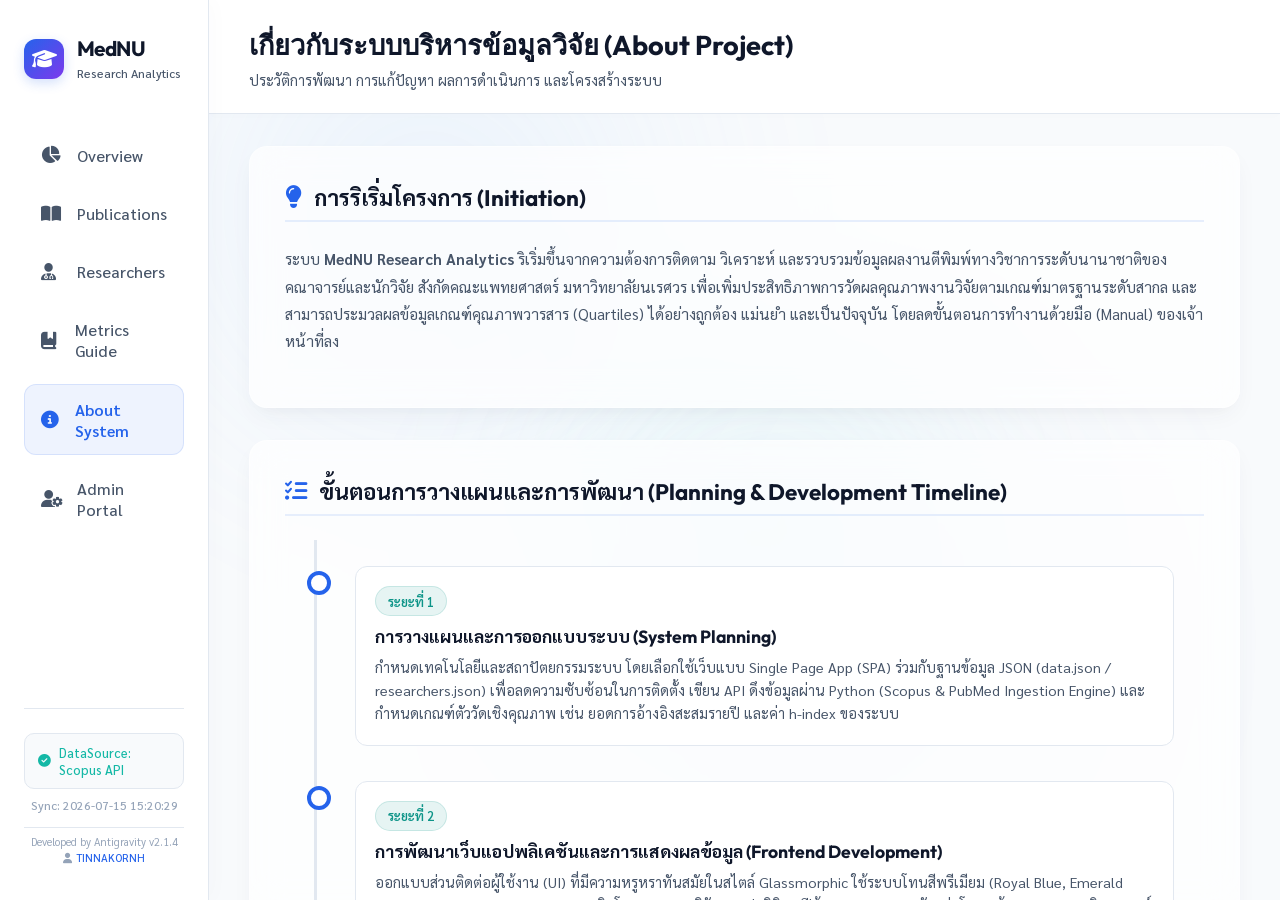
<file: about.html>
<!DOCTYPE html>
<html lang="th">
<head>
    <meta charset="UTF-8">
    <meta name="viewport" content="width=device-width, initial-scale=1.0">
    <title>เกี่ยวกับระบบ - MedNU Research Analytics</title>
    <!-- Google Fonts -->
    <link rel="preconnect" href="https://fonts.googleapis.com">
    <link rel="preconnect" href="https://fonts.gstatic.com" crossorigin>
    <link href="https://fonts.googleapis.com/css2?family=Inter:wght@300;400;500;600;700&family=Outfit:wght@400;500;600;700;800&family=Sarabun:wght@300;400;500;600;700&display=swap" rel="stylesheet">
    <!-- FontAwesome Icons -->
    <link rel="stylesheet" href="https://cdnjs.cloudflare.com/ajax/libs/font-awesome/6.4.0/css/all.min.css">
    <!-- Main CSS stylesheet -->
    <link rel="stylesheet" href="styles.css">
    <style>
        body {
            font-family: 'Sarabun', 'Inter', sans-serif;
        }
        .about-card {
            background: rgba(255, 255, 255, 0.7);
            backdrop-filter: blur(16px);
            -webkit-backdrop-filter: blur(16px);
            border: 1px solid rgba(255, 255, 255, 0.4);
            border-radius: 18px;
            padding: 2.2rem;
            margin-bottom: 2rem;
            box-shadow: var(--shadow-soft);
        }
        .about-section-title {
            font-family: 'Outfit', 'Sarabun', sans-serif;
            font-size: 1.4rem;
            font-weight: 700;
            color: var(--text-primary);
            margin-bottom: 1.5rem;
            display: flex;
            align-items: center;
            gap: 0.75rem;
            border-bottom: 2.5px solid var(--accent-blue-glow);
            padding-bottom: 0.5rem;
        }
        .about-section-title i {
            color: var(--accent-blue);
        }
        .timeline {
            position: relative;
            max-width: 1200px;
            margin: 0 auto;
            padding: 1rem 0;
        }
        .timeline::after {
            content: '';
            position: absolute;
            width: 3px;
            background-color: var(--border-color);
            top: 0;
            bottom: 0;
            left: 30px;
            margin-left: -1.5px;
        }
        .timeline-item {
            padding: 10px 30px 25px 70px;
            position: relative;
            background-color: inherit;
            width: 100%;
        }
        .timeline-item::after {
            content: '';
            position: absolute;
            width: 16px;
            height: 16px;
            left: 22px;
            background-color: #ffffff;
            border: 4px solid var(--accent-blue);
            top: 15px;
            border-radius: 50%;
            z-index: 1;
            transition: all 0.2s ease;
        }
        .timeline-item:hover::after {
            transform: scale(1.2);
            background-color: var(--accent-blue);
        }
        .timeline-content {
            padding: 1.2rem;
            background: #ffffff;
            position: relative;
            border-radius: 12px;
            border: 1px solid var(--border-color);
            box-shadow: var(--shadow-sm);
        }
        .timeline-content h3 {
            font-family: 'Outfit', 'Sarabun', sans-serif;
            font-size: 1.1rem;
            font-weight: 700;
            margin-bottom: 0.5rem;
            color: var(--text-primary);
        }
        .timeline-content p {
            font-size: 0.9rem;
            color: var(--text-secondary);
            line-height: 1.6;
        }
        /* Sitemap Visual Style */
        .sitemap-grid {
            display: grid;
            grid-template-columns: repeat(auto-fit, minmax(220px, 1fr));
            gap: 1.5rem;
            margin-top: 1.5rem;
        }
        .sitemap-node {
            background: #ffffff;
            border: 1.5px solid var(--border-color);
            border-radius: 14px;
            padding: 1.5rem;
            text-align: center;
            transition: all 0.2s ease;
            cursor: pointer;
            text-decoration: none;
            display: block;
        }
        .sitemap-node:hover {
            transform: translateY(-3px);
            border-color: var(--accent-blue);
            box-shadow: var(--shadow-hover);
        }
        .sitemap-node i {
            font-size: 2.2rem;
            margin-bottom: 1rem;
            background: linear-gradient(135deg, var(--accent-blue), var(--accent-purple));
            -webkit-background-clip: text;
            -webkit-text-fill-color: transparent;
        }
        .sitemap-node h4 {
            font-family: 'Outfit', 'Sarabun', sans-serif;
            font-size: 1.05rem;
            font-weight: 700;
            color: var(--text-primary);
            margin-bottom: 0.5rem;
        }
        .sitemap-node p {
            font-size: 0.8rem;
            color: var(--text-secondary);
            line-height: 1.4;
        }
        .sitemap-connector {
            display: flex;
            align-items: center;
            justify-content: center;
            color: var(--text-muted);
            font-size: 1.5rem;
        }
        /* Status badge */
        .status-badge-custom {
            display: inline-flex;
            align-items: center;
            gap: 0.4rem;
            padding: 0.35rem 0.75rem;
            border-radius: 20px;
            font-size: 0.8rem;
            font-weight: 600;
            background: rgba(13, 148, 136, 0.1);
            color: var(--accent-teal);
            border: 1px solid rgba(13, 148, 136, 0.15);
        }
        .badge-purple {
            background: rgba(124, 58, 237, 0.1);
            color: var(--accent-purple);
            border: 1px solid rgba(124, 58, 237, 0.15);
        }
        /* Bullet Lists spacing */
        .thai-list {
            margin-left: 1.2rem;
            font-size: 0.9rem;
            color: var(--text-secondary);
            line-height: 1.7;
        }
        .thai-list li {
            margin-bottom: 0.4rem;
        }
    </style>
</head>
<body>
    <div class="glass-bg-blobs">
        <div class="blob blob-1"></div>
        <div class="blob blob-2"></div>
        <div class="blob blob-3"></div>
    </div>

    <div class="app-container">
        <!-- Sidebar Navigation -->
        <aside class="sidebar">
            <div class="sidebar-header">
                <div class="logo-icon">
                    <i class="fa-solid fa-graduation-cap"></i>
                </div>
                <div class="logo-text">
                    <h2>MedNU</h2>
                    <span>Research Analytics</span>
                </div>
            </div>
            
            <nav class="sidebar-nav">
                <a href="index.html" class="nav-item">
                    <i class="fa-solid fa-chart-pie"></i>
                    <span>Overview</span>
                </a>
                <a href="index.html#publications" class="nav-item">
                    <i class="fa-solid fa-book-open"></i>
                    <span>Publications</span>
                </a>
                <a href="index.html#authors" class="nav-item">
                    <i class="fa-solid fa-user-doctor"></i>
                    <span>Researchers</span>
                </a>
                <a href="glossary.html" class="nav-item">
                    <i class="fa-solid fa-book-bookmark"></i>
                    <span>Metrics Guide</span>
                </a>
                <a href="about.html" class="nav-item active">
                    <i class="fa-solid fa-circle-info"></i>
                    <span>About System</span>
                </a>
                <a href="admin.html" class="nav-item">
                    <i class="fa-solid fa-user-gear"></i>
                    <span>Admin Portal</span>
                </a>
            </nav>

            <div class="sidebar-footer">
                <div class="datasource-badge" id="data-source-badge" style="color: #14b8a6; background: #f8fafc; border: 1px solid var(--border-color);">
                    <i class="fa-solid fa-circle-check"></i>
                    <span>DataSource: Scopus API</span>
                </div>
                <div class="updated-time" id="retrieved-at">
                    Sync: 2026-06-24 15:45:33
                </div>
                <div class="app-footnote" style="font-size: 0.68rem; color: var(--text-muted); text-align: center; margin-top: 0.4rem; line-height: 1.4; border-top: 1px solid var(--border-color); padding-top: 0.4rem; width: 100%;">
                    Developed by Antigravity v2.1.4<br><i class="fa-solid fa-user" style="font-size: 0.65rem; margin-right: 0.2rem; color: var(--text-muted);"></i><a href="mailto:tinnakornh@gmail.com" style="color: var(--accent-blue); text-decoration: none; font-weight: 500;">TINNAKORNH</a>
                </div>
            </div>
        </aside>

        <!-- Main Content Area -->
        <main class="main-content">
            <!-- Header -->
            <header class="content-header">
                <div class="header-title">
                    <h1>เกี่ยวกับระบบบริหารข้อมูลวิจัย (About Project)</h1>
                    <p>ประวัติการพัฒนา การแก้ปัญหา ผลการดำเนินการ และโครงสร้างระบบ</p>
                </div>
            </header>

            <!-- Scrollable Content Area -->
            <div class="dashboard-scroll-area">
                
                <!-- Section 1: Overview & Initiation -->
                <div class="about-card">
                    <div class="about-section-title">
                        <i class="fa-solid fa-lightbulb"></i>
                        <span>การริเริ่มโครงการ (Initiation)</span>
                    </div>
                    <p style="font-size: 0.95rem; color: var(--text-secondary); line-height: 1.8; margin-bottom: 1rem;">
                        ระบบ <strong>MedNU Research Analytics</strong> ริเริ่มขึ้นจากความต้องการติดตาม วิเคราะห์ และรวบรวมข้อมูลผลงานตีพิมพ์ทางวิชาการระดับนานาชาติของคณาจารย์และนักวิจัย สังกัดคณะแพทยศาสตร์ มหาวิทยาลัยนเรศวร เพื่อเพิ่มประสิทธิภาพการวัดผลคุณภาพงานวิจัยตามเกณฑ์มาตรฐานระดับสากล และสามารถประมวลผลข้อมูลเกณฑ์คุณภาพวารสาร (Quartiles) ได้อย่างถูกต้อง แม่นยำ และเป็นปัจจุบัน โดยลดขั้นตอนการทำงานด้วยมือ (Manual) ของเจ้าหน้าที่ลง
                    </p>
                </div>

                <!-- Section 2: Timeline of Project (Planning & Development) -->
                <div class="about-card">
                    <div class="about-section-title">
                        <i class="fa-solid fa-list-check"></i>
                        <span>ขั้นตอนการวางแผนและการพัฒนา (Planning & Development Timeline)</span>
                    </div>
                    
                    <div class="timeline">
                        <div class="timeline-item">
                            <div class="timeline-content">
                                <span class="status-badge-custom">ระยะที่ 1</span>
                                <h3 style="margin-top: 0.5rem;">การวางแผนและการออกแบบระบบ (System Planning)</h3>
                                <p>กำหนดเทคโนโลยีและสถาปัตยกรรมระบบ โดยเลือกใช้เว็บแบบ Single Page App (SPA) ร่วมกับฐานข้อมูล JSON (data.json / researchers.json) เพื่อลดความซับซ้อนในการติดตั้ง เขียน API ดึงข้อมูลผ่าน Python (Scopus & PubMed Ingestion Engine) และกำหนดเกณฑ์ตัววัดเชิงคุณภาพ เช่น ยอดการอ้างอิงสะสมรายปี และค่า h-index ของระบบ</p>
                            </div>
                        </div>

                        <div class="timeline-item">
                            <div class="timeline-content">
                                <span class="status-badge-custom">ระยะที่ 2</span>
                                <h3 style="margin-top: 0.5rem;">การพัฒนาเว็บแอปพลิเคชันและการแสดงผลข้อมูล (Frontend Development)</h3>
                                <p>ออกแบบส่วนติดต่อผู้ใช้งาน (UI) ที่มีความหรูหราทันสมัยในสไตล์ Glassmorphic ใช้ระบบโทนสีพรีเมียม (Royal Blue, Emerald Teal, Soft Indigo) แสดงผล KPI การเติบโตของผลงานวิจัย กราฟสถิติรายปีด้วย Chart.js และจัดกลุ่มโครงสร้างแผนก/สาขาวิชาแพทย์ได้อย่างสมบูรณ์แบบ</p>
                            </div>
                        </div>

                        <div class="timeline-item">
                            <div class="timeline-content">
                                <span class="status-badge-custom">ระยะที่ 3</span>
                                <h3 style="margin-top: 0.5rem;">การเชื่อมโยงระบบจัดการข้อมูลแบบ On-Demand (Admin Portal Sync)</h3>
                                <p>พัฒนาชุดควบคุม Admin Portal ที่สามารถจัดการรายชื่อนักวิจัย (Add/Edit/Delete Researchers) และเพิ่มฟีเจอร์กรอกข้อมูลบรรณานุกรมสำหรับบทความวิจัยที่ตกหล่น (เช่น Volume, Issue, Pages) พร้อมทั้งระบบการแปลง/บันทึกไฟล์สถิติในรูปแบบ Excel (CSV)</p>
                            </div>
                        </div>
                    </div>
                </div>

                <!-- Section 3: Troubleshooting -->
                <div class="about-card">
                    <div class="about-section-title">
                        <i class="fa-solid fa-screwdriver-wrench"></i>
                        <span>การแก้ไขปัญหาสำคัญในระหว่างพัฒนา (Troubleshooting)</span>
                    </div>
                    <ul class="thai-list">
                        <li><strong>ปัญหาข้อมูล Quartiles ไม่สลับตาม Selector:</strong> ได้รับการแก้ไขโดยการแยกฟิลด์เก็บข้อมูล Quartiles แยกขาดจากกันในฐานข้อมูล JSON สำหรับวารสารทั้งสองรูปแบบ (`quartile_scopus` และ `quartile_scimago`) ทำให้ฝั่งเบราว์เซอร์สามารถดึงค่าเพื่อแสดงสถิติและเครื่องหมายติ๊กถูกได้สอดคล้องตามตัวเลือกอย่างสมบูรณ์แบบ</li>
                        <li><strong>ปัญหาตาราง Matrix รายงานล้นขอบจอ:</strong> แก้ไขโดยการใช้หลักการเขียนบรรณานุกรมมาตรฐาน โดยการยุบข้อมูล Volume, Issue, Art No., และ Pages เข้าไปไว้ในคอลัมน์ Source Title รวมถึงกรองให้แสดงผลเฉพาะ First Author และ Corresponding Author ช่วยลดความกว้างของตารางและแสดงผลได้อย่างเหมาะสม พร้อมระบบจัดระเบียบ CSS แบบ Scroll wrapper</li>
                        <li><strong>ปัญหาข้อจำกัด API Key ภายนอกเน็ตเวิร์กมหาวิทยาลัย:</strong> เนื่องจาก Scopus API จะจำกัดสิทธิ์การขอข้อมูลหากดึงจากภายนอกไอพีมหาวิทยาลัย จึงได้จำกัดสิทธิ์การอัปเดตข้อมูล (Sync) ให้ทำได้เฉพาะในส่วน of Admin Portal เพื่อให้ผู้ดูแลระบบที่เชื่อมต่อ NU Network หรือต่อ NU VPN เท่านั้นเป็นคนสั่งการดึงข้อมูล ส่วนหน้า Dashboard บุคคลทั่วไปได้เปลี่ยนปุ่มให้ทำหน้าที่รีเฟรชหน้าจอ (UI Refresh) แทน เพื่อความปลอดภัยของข้อมูลและรักษาความสมบูรณ์ 100% ของข้อมูลระบบ</li>
                        <li><strong>การรักษาความปลอดภัยของบัญชีผู้ใช้ใน Footnote:</strong> ทำการถอนข้อความระบุชื่อบัญชีตรงๆ (Account:) ออกเพื่อความปลอดภัยจากการอ่านข้อมูลหน้าจอ และทดแทนด้วยไอคอนสัญลักษณ์ระบุตัวตนบุคคลเพื่อความเป็นระเบียบและเป็นสากล</li>
                        <li><strong>การกรองรายชื่ออาจารย์และบทความวิจัยนอกสังกัด:</strong> ทำการตรวจสอบความถูกต้องของการสังกัดสถาบัน และนำรายชื่อนักวิจัยที่ไม่ได้สังกัดคณะแพทยศาสตร์ มน. จำนวน 29 ท่านออกอย่างเป็นระบบ พร้อมทั้งกรองบทความวิจัยที่เกี่ยวข้องของกลุ่มนี้ออกจำนวน 378 รายการ เพื่อไม่ให้ยอดสถิติปะปนกับเกณฑ์ของคณะแพทยศาสตร์จริง</li>
                        <li><strong>การคัดกรองอาจารย์พ้นสภาพ/ลาออก (Resigned/Inactive Filter):</strong> พัฒนาระบบคัดกรองอาจารย์แพทย์ที่ย้ายสังกัดหรือเกษียณอายุการทำงานให้อยู่ในสถานะ "Resigned" โดยรายชื่อจะถูกซ่อนออกจากหน้ารวมคณาจารย์แพทย์ปัจจุบันเพื่อความเป็นปัจจุบัน แต่ข้อมูลประวัติผลงานตีพิมพ์เดิมของท่านจะยังคงถูกรวบรวมคำนวณไว้ในยอดรวมของสถาบัน และสำหรับบทความใหม่ๆ จะถูกกรองออกโดยอัตโนมัติหากสังกัดของบทความนั้นไม่ได้ระบุถึงคณะแพทยศาสตร์ มหาวิทยาลัยนเรศวร</li>
                        <li><strong>การผสานข้อมูลและลดยอดผลงานซ้ำซ้อนของ Scopus และ PubMed (Smart Merge):</strong> รวมพลังการดึงข้อมูลจาก API ของทั้งฝั่ง Scopus และ PubMed เข้ามารวบรวมในฐานข้อมูลเดียวกัน โดยพัฒนาตรรกะการตรวจสอบค่า DOI/Title เพื่อควบรวมผลงานวิจัยเดียวกันจากสองค่ายเข้าไว้ด้วยกันอย่างเป็นระบบ และระบุแหล่งที่มาควบคู่ผ่านป้ายสัญลักษณ์แท็กฐานข้อมูลบนหน้าจออย่างสวยงาม</li>
                        <li><strong>การออกแบบและเชื่อมต่อระบบฐานข้อมูล Web of Science (WoS):</strong> พัฒนาเลย์เอาต์การแสดงผลและ CSS สไตล์สากลธีมสีส้มพรีเมียมให้รองรับแท็ก WoS รวมถึงอัปเกรดหน้า Admin Portal ให้มีปุ่มติ๊กเลือกฐานข้อมูล WoS เพื่อให้เจ้าหน้าที่สามารถเพิ่มหรือสลับเปลี่ยนประเภทแหล่งอ้างอิงและจัดการข้อมูลบทความวิจัยที่มาจาก WoS ได้อย่างครบถ้วนปลอดภัย</li>
                    </ul>
                </div>

                <!-- Section 4: Project Outcomes -->
                <div class="about-card">
                    <div class="about-section-title">
                        <i class="fa-solid fa-square-poll-vertical"></i>
                        <span>ผลการดำเนินการปัจจุบัน (Project Outcomes)</span>
                    </div>
                    <ul class="thai-list">
                        <li><strong>ยอดข้อมูลสิ่งพิมพ์สะสมคณะแพทยศาสตร์:</strong> ระบบจัดเก็บและแสดงสถิติงานวิจัยที่ตรวจสอบสังกัดคณะแพทย์ มน. ถูกต้องสมบูรณ์จำนวน **515 รายการ** จากทำเนียบรายชื่ออาจารย์แพทย์ทั้งหมด **212 ท่าน** พร้อมประมวลผลคำนวณ h-index แบบเรียลไทม์บนหน้าจอ Dashboard</li>
                        <li><strong>เวอร์ชันที่เสถียรและระบบซอร์สโค้ด:</strong> พัฒนาเสร็จสิ้นบนโครงสร้างระบบเวอร์ชันเสถียร <strong>v2.1.4 Stable</strong> และอัปโหลดไฟล์โปรเจกต์ทั้งหมดขึ้นเก็บรักษาบน GitHub Repository เรียบร้อยแล้ว</li>
                        <li><strong>การประมวลรายงานเพื่อส่งต่อผู้บริหาร:</strong> ตารางรายงาน Reports Matrix มีความพร้อม 100% ในการจัดทำสเปรดชีตวิเคราะห์และดาวน์โหลดข้อมูลในรูปแบบ CSV (Excel) เพื่อใช้เสนอผู้บริหารคณะแพทยศาสตร์ได้ทันที</li>
                    </ul>
                </div>

                <!-- Section 5: Future Enhancements -->
                <div class="about-card">
                    <div class="about-section-title">
                        <i class="fa-solid fa-forward-step"></i>
                        <span>แนวทางการพัฒนาต่อเนื่องในอนาคต (Future Developments)</span>
                    </div>
                    <ul class="thai-list">
                        <li><strong>ระบบส่งรายงานอีเมล์อัตโนมัติ (Email Reporting Integration):</strong> พัฒนาระบบส่งรายงานสรุปสถิติประจำเดือนไปยังผู้บริหารหรือผู้ดูแลระบบที่กำหนดผ่านโปรโตคอล SMTP (ส่งตรงไปยังอีเมล tinnakornh@nu.ac.th) ทันทีหลังจากดำเนินการประสานข้อมูลเสร็จสิ้น</li>
                        <li><strong>ระบบแสดงผลความร่วมมือระหว่างเครือข่ายวิจัย (Research Collaboration Map):</strong> แสดงกราฟโครงข่ายเชื่อมโยงผู้วิจัยหลักและผู้วิจัยร่วมทั้งภายในและต่างประเทศเพื่อวิเคราะห์ความเข้มแข็งของการสร้างผลงานวิชาการ</li>
                        <li><strong>ระบบแจ้งเตือนผลงานวิจัยตีพิมพ์ใหม่ทางไลน์ (LINE Notify/Chatbot Integration):</strong> ส่งการแจ้งเตือนสถิติบทความที่ได้รับการตีพิมพ์ใหม่แบบอัตโนมัติเข้ากลุ่มไลน์ของหน่วยงานเพื่อเผยแพร่ความสำเร็จ</li>
                    </ul>
                </div>

                <!-- Section 6: Data Synchronization Guide -->
                <div class="about-card">
                    <div class="about-section-title">
                        <i class="fa-solid fa-arrows-rotate"></i>
                        <span>วิธีการประสานข้อมูลและอัปเดตระบบ (Data Synchronization Guide)</span>
                    </div>
                    <p style="font-size: 0.95rem; color: var(--text-secondary); line-height: 1.8; margin-bottom: 1rem;">
                        เพื่อให้ฐานข้อมูลสิ่งพิมพ์และค่าการอ้างอิงอัปเดตอย่างสมบูรณ์ ถูกต้องครบถ้วน 100% ผู้ดูแลระบบโปรดดำเนินตามขั้นตอนประสานข้อมูลดังนี้:
                    </p>
                    <ul class="thai-list">
                        <li><strong>การเข้าถึงเครือข่าย มน. (NU Network / VPN):</strong> การซิงก์ดึงข้อมูลจาก Scopus API จำเป็นต้องกระทำผ่าน IP Address ภายในเครือข่ายของมหาวิทยาลัยนเรศวร หรือต่อระบบ VPN มน. ไว้เท่านั้น</li>
                        <li><strong>การเรียกใช้คำสั่งประสานข้อมูล (Sync Data):</strong>
                            <ol style="margin-left: 1.2rem; margin-top: 0.25rem;">
                                <li>ทำการเข้าสู่ระบบหน้า **Admin Portal** ([admin.html](admin.html))</li>
                                <li>กดปุ่มสีเขียว **Sync from Scopus** ตรงแถบ Sidebar นำทางด้านล่างซ้าย</li>
                                <li>ระบบหลังบ้านจะทำงานแบบ Background Task เรียกโปรแกรม `fetch_data.py` เพื่อประสานข้อมูลอัปเดตไฟล์ `data.json` ทันที</li>
                            </ol>
                        </li>
                        <li><strong>การจัดเก็บไฟล์ฐานข้อมูลถาวร:</strong> ทุกครั้งที่มีการเพิ่ม แก้ไข หรือลบข้อมูลผู้วิจัยและสิ่งตีพิมพ์ด้วยมือ เจ้าหน้าที่ต้องกดปุ่ม **"Save to JSON Files"** เพื่อบันทึกข้อมูลเก็บลงในโฮสต์ระบบไฟล์ถาวร</li>
                        <li><strong>นโยบายข้อมูลคณาจารย์ผู้พ้นสภาพ/ลาออก (Resigned/Inactive):</strong>
                            หากปรับสถานะนักวิจัยเป็น <code>Resigned</code> หรือ <code>Inactive</code>:
                            <ul style="margin-left: 1.2rem; margin-top: 0.25rem; list-style-type: circle;">
                                <li><strong>การคัดกรองข้อมูลซิงก์ (Sync Filter):</strong> ระบบจะดึงและยอมรับเฉพาะบทความตีพิมพ์ภายใต้สังกัด <em>"Faculty of Medicine"</em> หรือ <em>"Naresuan University Hospital"</em> เท่านั้น บทความวิจัยในสถาบันใหม่ของอาจารย์ท่านนั้นจะถูกปฏิเสธและไม่นำเข้าระบบโดยอัตโนมัติ</li>
                                <li><strong>การกรองการแสดงผล (User Visibility):</strong> รายชื่อผู้วิจัยจะถูกซ่อนจากหน้ารวมทำเนียบนักวิจัยบน Dashboard แต่ข้อมูลบทความประวัติศาสตร์ในอดีตจะยังคงถูกรวบรวมในการคำนวณสถิติและตัวชี้วัด KPI ของคณะแพทย์ มน. เพื่อความสมบูรณ์ในการวางแผนยุทธศาสตร์ย้อนหลัง</li>
                            </ul>
                        </li>
                    </ul>
                </div>

                <!-- Section 7: Database Structure & Connections -->
                <div class="about-card">
                    <div class="about-section-title">
                        <i class="fa-solid fa-database"></i>
                        <span>โครงสร้างฐานข้อมูลและแหล่งเชื่อมโยงข้อมูล (Database Structure & APIs)</span>
                    </div>
                    <p style="font-size: 0.95rem; color: var(--text-secondary); line-height: 1.8; margin-bottom: 1rem;">
                        ระบบรวบรวมและวิเคราะห์ข้อมูลผ่านการทำงานร่วมกันระหว่างฐานข้อมูลท้องถิ่นและ API ดึงข้อมูลภายนอก ดังนี้:
                    </p>
                    <h4 style="font-size: 1rem; color: var(--text-primary); margin-top: 1rem; margin-bottom: 0.5rem; font-weight: 700;"><i class="fa-solid fa-folder-open" style="color: #ea580c; margin-right: 0.4rem;"></i>ฐานข้อมูลภายในระบบ (Internal JSON Databases):</h4>
                    <ul class="thai-list" style="margin-bottom: 1rem;">
                        <li><strong>researchers.json:</strong> ฐานข้อมูลทำเนียบรายชื่อคณาจารย์และนักวิจัยคณะแพทยศาสตร์ มน. จัดเก็บข้อมูลสังกัดแผนก รหัส Scopus ID และคำสืบค้นเฉพาะ</li>
                        <li><strong>data.json:</strong> ฐานข้อมูลจัดเก็บรายละเอียดบทความวิจัยทั้งหมด ยอดการอ้างอิง ค่า Quartiles และข้อมูลบรรณานุกรมเชิงลึก โดยทำหน้าที่เป็นหน่วยเก็บข้อมูลชั่วคราว (Cache Database)</li>
                    </ul>
                    <h4 style="font-size: 1rem; color: var(--text-primary); margin-top: 1rem; margin-bottom: 0.5rem; font-weight: 700;"><i class="fa-solid fa-globe" style="color: #2563eb; margin-right: 0.4rem;"></i>แหล่งข้อมูลวิจัยภายนอก (External Resource APIs):</h4>
                    <ul class="thai-list">
                        <li><strong>Scopus API (Elsevier):</strong> แหล่งข้อมูลหลักสำหรับดึงรายชื่อบทความที่ถูกจัดดัชนี (Indexed Publications) ยอดจำนวนการอ้างอิงสะสม และข้อมูลระดับชั้นวารสาร (Quartiles)</li>
                        <li><strong>PubMed API (NCBI Entrez):</strong> ฐานข้อมูลเปรียบเทียบในแวดวงวิทยาศาสตร์การแพทย์เพื่อเติมเต็มส่วนของข้อมูลที่ขาดหายหรือตรวจสอบความถูกต้อง</li>
                    </ul>
                </div>

                <!-- Section 8: Sitemap -->
                <div class="about-card">
                    <div class="about-section-title">
                        <i class="fa-solid fa-sitemap"></i>
                        <span>แผนที่เว็บไซต์ (Site Map)</span>
                    </div>
                    <p style="font-size: 0.9rem; color: var(--text-secondary); margin-bottom: 1.2rem;">
                        คลิกที่การ์ดด้านล่างเพื่อสลับหรือเข้าถึงหน้าต่างๆ ภายในระบบบริหารข้อมูลวิจัย:
                    </p>
                    
                    <div class="sitemap-grid">
                        <a href="index.html" class="sitemap-node">
                            <i class="fa-solid fa-chart-pie"></i>
                            <h4>หน้าหลัก Dashboard</h4>
                            <p>แสดงผลสถิติ ภาพรวมงานวิจัย กราฟสถิติต่างๆ และรายชื่อผู้วิจัย</p>
                        </a>

                        <a href="about.html" class="sitemap-node" style="border-color: var(--accent-blue); background: var(--accent-blue-glow);">
                            <i class="fa-solid fa-circle-info" style="background: linear-gradient(135deg, var(--accent-blue), var(--accent-purple)); -webkit-background-clip: text; -webkit-text-fill-color: transparent;"></i>
                            <h4>เกี่ยวกับระบบ (หน้านี้)</h4>
                            <p>ข้อมูลความเป็นมา โครงสร้างเว็บไซต์ และแนวทางการพัฒนาระบบ</p>
                        </a>

                        <a href="admin.html" class="sitemap-node">
                            <i class="fa-solid fa-user-gear"></i>
                            <h4>หน้าหลัก Admin Portal</h4>
                            <p>เครื่องมือสำหรับจัดการรายชื่อนักวิจัย แก้ไขบทความ และซิงก์ฐานข้อมูล</p>
                        </a>

                        <a href="report.html" class="sitemap-node">
                            <i class="fa-solid fa-file-invoice"></i>
                            <h4>หน้ารายงาน Reports Matrix</h4>
                            <p>ตาราง Spreadsheet วิเคราะห์ช่วงปีสถิติและจัดจำแนกระดับ Quartile (เฉพาะ Admin)</p>
                        </a>
                    </div>
                </div>

                <!-- Section 9: Footnote Card -->
                <div class="about-card" style="display: flex; justify-content: center; align-items: center; padding: 1.5rem; background: rgba(255, 255, 255, 0.75);">
                    <div style="text-align: center; max-width: 320px; width: 100%;">
                        <div style="font-size: 0.85rem; color: var(--text-muted); text-align: center; line-height: 1.6; width: 100%;">
                            Developed by Antigravity v2.1.4<br><i class="fa-solid fa-user" style="font-size: 0.65rem; margin-right: 0.2rem; color: var(--text-muted);"></i><a href="mailto:tinnakornh@gmail.com" style="color: var(--accent-blue); text-decoration: none; font-weight: 600;">TINNAKORNH</a>
                        </div>
                    </div>
                </div>

            </div>
        </main>
    </div>
    <!-- Inline script to load and display real-time dataset retrieved time -->
    <script>
        document.addEventListener('DOMContentLoaded', async () => {
            const retrievedTimeEl = document.getElementById('retrieved-at');
            const dataSourceBadge = document.getElementById('data-source-badge');
            
            try {
                const response = await fetch('data.json');
                if (response.ok) {
                    const database = await response.json();
                    if (retrievedTimeEl && database.retrieved_at) {
                        retrievedTimeEl.textContent = `Sync: ${database.retrieved_at}`;
                    }
                    if (dataSourceBadge) {
                        if (database.data_source === 'mock_data') {
                            dataSourceBadge.innerHTML = `<i class="fa-solid fa-triangle-exclamation"></i> <span>DataSource: Sandbox Mode</span>`;
                            dataSourceBadge.style.color = '#eab308';
                            dataSourceBadge.style.background = '#f8fafc';
                            dataSourceBadge.style.border = '1px solid var(--border-color)';
                        } else {
                            dataSourceBadge.innerHTML = `<i class="fa-solid fa-circle-check"></i> <span>DataSource: Scopus API</span>`;
                            dataSourceBadge.style.color = '#14b8a6';
                            dataSourceBadge.style.background = '#f8fafc';
                            dataSourceBadge.style.border = '1px solid var(--border-color)';
                        }
                    }
                }
            } catch (err) {
                console.error('Error fetching dynamic sync time in about.html:', err);
            }
        });
    </script>
</body>
</html>
</file>
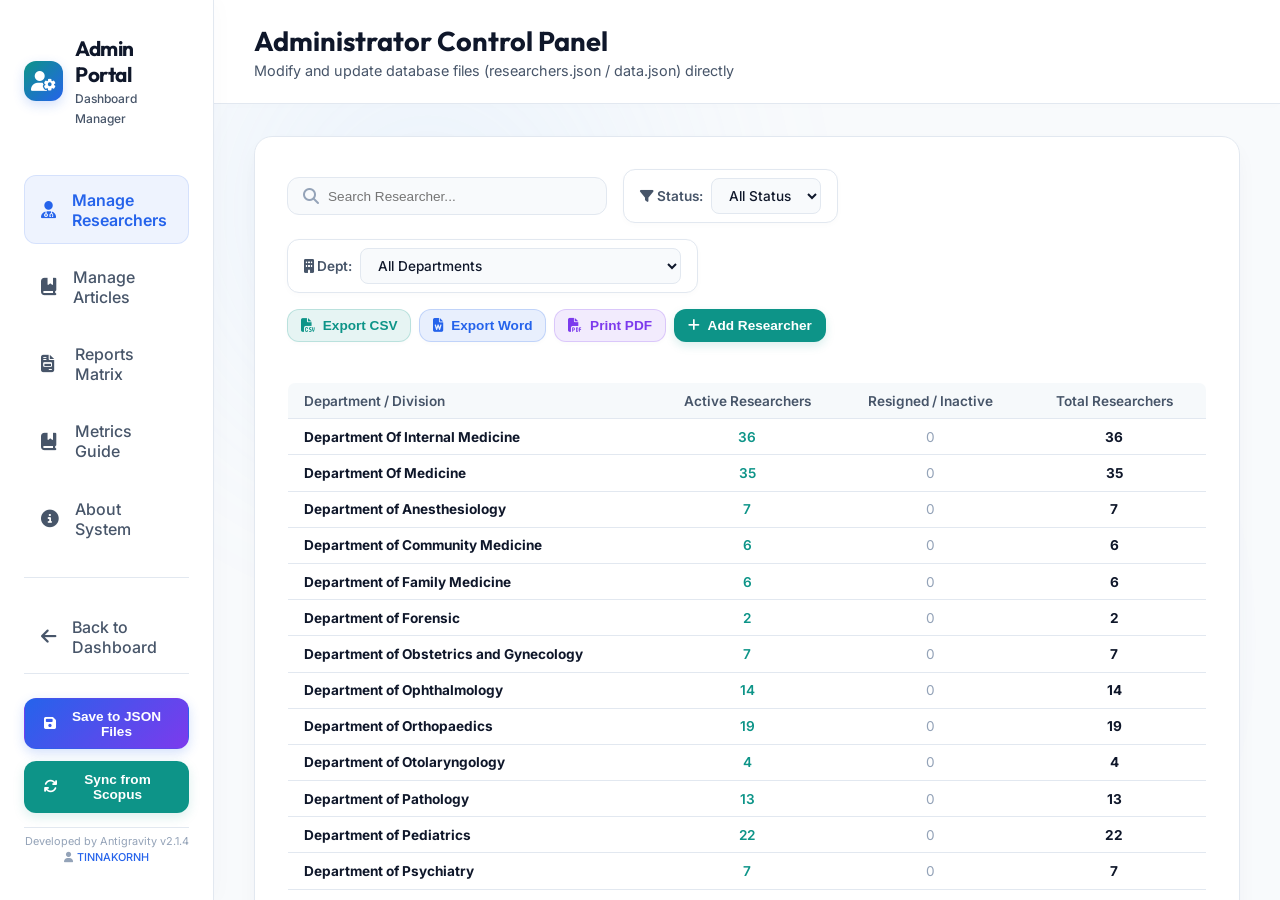
<file: admin.html>
<!DOCTYPE html>
<html lang="en">
<head>
    <meta charset="UTF-8">
    <meta name="viewport" content="width=device-width, initial-scale=1.0">
    <title>Admin Portal - MedNU Research Dashboard</title>
    <!-- Google Fonts -->
    <link href="https://fonts.googleapis.com/css2?family=Inter:wght@300;400;500;600;700&family=Outfit:wght@400;500;600;700;800&display=swap" rel="stylesheet">
    <!-- FontAwesome Icons -->
    <link rel="stylesheet" href="https://cdnjs.cloudflare.com/ajax/libs/font-awesome/6.4.0/css/all.min.css">
    <!-- Main CSS stylesheet (reused styling) -->
    <link rel="stylesheet" href="styles.css">
    <style>
        .admin-action-btn {
            padding: 0.35rem 0.6rem;
            border-radius: 6px;
            font-size: 0.8rem;
            cursor: pointer;
            border: 1px solid transparent;
            transition: all 0.15s ease;
            display: inline-flex;
            align-items: center;
            gap: 0.25rem;
            font-weight: 600;
        }
        .btn-edit {
            background: rgba(37, 99, 235, 0.1);
            color: var(--accent-blue);
            border-color: rgba(37, 99, 235, 0.2);
        }
        .btn-edit:hover {
            background: var(--accent-blue);
            color: #ffffff;
        }
        .btn-delete {
            background: rgba(239, 68, 68, 0.1);
            color: #ef4444;
            border-color: rgba(239, 68, 68, 0.2);
        }
        .btn-delete:hover {
            background: #ef4444;
            color: #ffffff;
        }
        .admin-controls {
            display: flex;
            justify-content: space-between;
            align-items: center;
            margin-bottom: 1rem;
            flex-wrap: wrap;
            gap: 1rem;
        }
        .btn-add {
            background: var(--accent-teal);
            color: white;
            box-shadow: 0 4px 10px rgba(13, 148, 136, 0.15);
        }
        .btn-add:hover {
            transform: translateY(-1px);
            box-shadow: 0 6px 12px rgba(13, 148, 136, 0.25);
        }
        .btn-save-all {
            background: linear-gradient(135deg, var(--accent-blue), var(--accent-purple));
            color: white;
            box-shadow: 0 4px 12px rgba(37, 99, 235, 0.2);
        }
        .btn-save-all:hover {
            transform: translateY(-1px);
            box-shadow: 0 6px 16px rgba(37, 99, 235, 0.3);
        }
        .admin-form-group {
            margin-bottom: 1.2rem;
            display: flex;
            flex-direction: column;
            gap: 0.4rem;
        }
        .admin-form-group label {
            font-size: 0.85rem;
            font-weight: 600;
            color: var(--text-secondary);
        }
        .admin-form-group input, .admin-form-group select, .admin-form-group textarea {
            padding: 0.6rem 0.8rem;
            border-radius: 8px;
            border: 1px solid var(--border-color);
            background: #f8fafc;
            outline: none;
            font-family: var(--font-body);
            font-size: 0.85rem;
            transition: all 0.15s ease;
        }
        .admin-form-group input:focus, .admin-form-group select:focus, .admin-form-group textarea:focus {
            border-color: var(--accent-blue);
            background: #ffffff;
            box-shadow: 0 0 8px rgba(37, 99, 235, 0.08);
        }
        .toast-notification {
            position: fixed;
            bottom: 2rem;
            right: 2rem;
            background: #1e293b;
            color: white;
            padding: 0.8rem 1.5rem;
            border-radius: 10px;
            font-size: 0.85rem;
            font-weight: 500;
            display: flex;
            align-items: center;
            gap: 0.5rem;
            box-shadow: 0 10px 25px rgba(0, 0, 0, 0.25);
            z-index: 9999;
            transform: translateY(100px);
            opacity: 0;
            transition: all 0.3s cubic-bezier(0.16, 1, 0.3, 1);
        }
        .toast-notification.active {
            transform: translateY(0);
            opacity: 1;
        }
    </style>
</head>
<body>
    <div class="glass-bg-blobs">
        <div class="blob blob-1"></div>
        <div class="blob blob-2"></div>
    </div>

    <div class="app-container">
        <!-- Sidebar Navigation -->
        <aside class="sidebar">
            <div class="sidebar-header">
                <div class="logo-icon" style="background: linear-gradient(135deg, var(--accent-teal), var(--accent-blue));">
                    <i class="fa-solid fa-user-gear"></i>
                </div>
                <div class="logo-text">
                    <h2>Admin Portal</h2>
                    <span>Dashboard Manager</span>
                </div>
            </div>
            
            <nav class="sidebar-nav">
                <a href="#manage-researchers" class="nav-item active" id="nav-manage-researchers">
                    <i class="fa-solid fa-user-doctor"></i>
                    <span>Manage Researchers</span>
                </a>
                <a href="#manage-publications" class="nav-item" id="nav-manage-publications">
                    <i class="fa-solid fa-book-bookmark"></i>
                    <span>Manage Articles</span>
                </a>
                <a href="report.html" class="nav-item">
                    <i class="fa-solid fa-file-invoice"></i>
                    <span>Reports Matrix</span>
                </a>
                <a href="glossary.html" class="nav-item">
                    <i class="fa-solid fa-book-bookmark"></i>
                    <span>Metrics Guide</span>
                </a>
                <a href="about.html" class="nav-item">
                    <i class="fa-solid fa-circle-info"></i>
                    <span>About System</span>
                </a>
                <hr style="border: 0; border-top: 1px solid var(--border-color); margin: 1rem 0;">
                <a href="index.html" class="nav-item">
                    <i class="fa-solid fa-arrow-left"></i>
                    <span>Back to Dashboard</span>
                </a>
            </nav>

            <div class="sidebar-footer">
                <button class="btn btn-save-all" id="btn-global-save" style="margin-bottom: 0.25rem;">
                    <i class="fa-solid fa-floppy-disk"></i>
                    <span>Save to JSON Files</span>
                </button>
                <button class="btn btn-refresh" id="btn-admin-sync" style="background: var(--accent-teal); color: white; box-shadow: 0 4px 12px rgba(13, 148, 136, 0.15);" title="Sync database from Scopus API (VPN/NU Network Required)">
                    <i class="fa-solid fa-arrows-rotate"></i>
                    <span>Sync from Scopus</span>
                </button>
                <div class="app-footnote" style="font-size: 0.68rem; color: var(--text-muted); text-align: center; margin-top: 0.4rem; line-height: 1.4; border-top: 1px solid var(--border-color); padding-top: 0.4rem; width: 100%;">
                    Developed by Antigravity v2.1.4<br><i class="fa-solid fa-user" style="font-size: 0.65rem; margin-right: 0.2rem; color: var(--text-muted);"></i><a href="mailto:tinnakornh@gmail.com" style="color: var(--accent-blue); text-decoration: none; font-weight: 500;">TINNAKORNH</a>
                </div>
            </div>
        </aside>

        <!-- Main Content Area -->
        <main class="main-content">
            <header class="content-header">
                <div class="header-title">
                    <h1>Administrator Control Panel</h1>
                    <p>Modify and update database files (researchers.json / data.json) directly</p>
                </div>
            </header>

            <div class="dashboard-scroll-area">
                <!-- Manage Researchers Section -->
                <section id="manage-researchers-section" class="dashboard-section active">
                    <div class="section-card">
                        <div class="admin-controls">
                            <div style="display: flex; gap: 1rem; flex-wrap: wrap; align-items: center;">
                                <div class="search-box">
                                    <i class="fa-solid fa-magnifying-glass"></i>
                                    <input type="text" id="researcher-admin-search" placeholder="Search Researcher...">
                                </div>
                                <div class="filter-group" style="display: flex; align-items: center; gap: 0.5rem;">
                                    <label for="admin-res-status-filter" style="font-size: 0.85rem; font-weight: 600; color: var(--text-secondary);"><i class="fa-solid fa-filter"></i> Status:</label>
                                    <select id="admin-res-status-filter" style="padding: 0.5rem 0.8rem; border-radius: 8px; border: 1px solid var(--border-color); background: #f8fafc; font-size: 0.85rem; outline: none; font-family: var(--font-body); font-weight: 500;">
                                        <option value="all">All Status</option>
                                        <option value="Active">Active</option>
                                        <option value="Resigned">Resigned</option>
                                        <option value="Inactive">Inactive</option>
                                    </select>
                                </div>
                                <div class="filter-group" style="display: flex; align-items: center; gap: 0.5rem;">
                                    <label for="admin-res-dept-filter" style="font-size: 0.85rem; font-weight: 600; color: var(--text-secondary);"><i class="fa-solid fa-building"></i> Dept:</label>
                                    <select id="admin-res-dept-filter" style="padding: 0.5rem 0.8rem; border-radius: 8px; border: 1px solid var(--border-color); background: #f8fafc; font-size: 0.85rem; outline: none; font-family: var(--font-body); font-weight: 500;">
                                        <option value="all">All Departments</option>
                                    </select>
                                </div>
                            </div>
                            <div style="display: flex; gap: 0.5rem; flex-wrap: wrap; align-items: center;">
                                <button class="btn btn-nav" id="btn-export-res-csv" style="background: rgba(13, 148, 136, 0.1); color: var(--accent-teal); border: 1px solid rgba(13, 148, 136, 0.2); font-weight: 600; font-size: 0.85rem; padding: 0.5rem 0.8rem;">
                                    <i class="fa-solid fa-file-csv"></i> Export CSV
                                </button>
                                <button class="btn btn-nav" id="btn-export-res-word" style="background: rgba(37, 99, 235, 0.1); color: var(--accent-blue); border: 1px solid rgba(37, 99, 235, 0.2); font-weight: 600; font-size: 0.85rem; padding: 0.5rem 0.8rem;">
                                    <i class="fa-solid fa-file-word"></i> Export Word
                                </button>
                                <button class="btn btn-nav" id="btn-export-res-pdf" style="background: rgba(124, 58, 237, 0.1); color: var(--accent-purple); border: 1px solid rgba(124, 58, 237, 0.2); font-weight: 600; font-size: 0.85rem; padding: 0.5rem 0.8rem;">
                                    <i class="fa-solid fa-file-pdf"></i> Print PDF
                                </button>
                                <button class="btn btn-add" id="btn-add-researcher" style="padding: 0.5rem 0.8rem; font-size: 0.85rem;">
                                    <i class="fa-solid fa-plus"></i> Add Researcher
                                </button>
                            </div>
                        </div>

                        <!-- Summary Table for Researchers -->
                        <div id="researcher-summary-container" style="margin-bottom: 1.5rem;"></div>

                        <div class="table-container">
                            <table class="data-table">
                                <thead>
                                    <tr>
                                        <th style="width: 25%; cursor: pointer;" class="sortable-header" data-sort="name" data-sec="researcher">Researcher Name <i class="fa-solid fa-sort"></i></th>
                                        <th style="width: 20%; cursor: pointer;" class="sortable-header" data-sort="author_id" data-sec="researcher">Scopus Author ID <i class="fa-solid fa-sort"></i></th>
                                        <th style="width: 30%; cursor: pointer;" class="sortable-header" data-sort="department" data-sec="researcher">Department <i class="fa-solid fa-sort"></i></th>
                                        <th style="width: 10%; cursor: pointer;" class="sortable-header" data-sort="status" data-sec="researcher">Status <i class="fa-solid fa-sort"></i></th>
                                        <th style="width: 15%; text-align: center;">Actions</th>
                                    </tr>
                                </thead>
                                <tbody id="researcher-admin-tbody">
                                    <!-- Dynamic Rows -->
                                </tbody>
                            </table>
                        </div>
                    </div>
                </section>

                <!-- Manage Publications Section -->
                <section id="manage-publications-section" class="dashboard-section">
                    <div class="section-card">
                        <div class="admin-controls">
                            <div style="display: flex; gap: 1rem; flex-wrap: wrap; align-items: center;">
                                <div class="search-box">
                                    <i class="fa-solid fa-magnifying-glass"></i>
                                    <input type="text" id="publication-admin-search" placeholder="Search Articles...">
                                </div>
                                <div class="filter-group" style="display: flex; align-items: center; gap: 0.5rem;">
                                    <label for="admin-year-filter" style="font-size: 0.85rem; font-weight: 600; color: var(--text-secondary);"><i class="fa-regular fa-calendar"></i> Period:</label>
                                    <select id="admin-year-filter" style="padding: 0.5rem 0.8rem; border-radius: 8px; border: 1px solid var(--border-color); background: #f8fafc; font-size: 0.85rem; outline: none; font-family: var(--font-body); font-weight: 500;">
                                        <option value="all">All Years</option>
                                        <option value="3y">Past 3 Years</option>
                                        <option value="5y">Past 5 Years</option>
                                        <option value="10y">Past 10 Years</option>
                                    </select>
                                </div>
                            </div>
                            <div style="display: flex; gap: 0.5rem; flex-wrap: wrap; align-items: center;">
                                <button class="btn btn-nav" id="btn-export-csv" style="background: rgba(13, 148, 136, 0.1); color: var(--accent-teal); border: 1px solid rgba(13, 148, 136, 0.2); font-weight: 600; font-size: 0.85rem; padding: 0.5rem 0.8rem;">
                                    <i class="fa-solid fa-file-csv"></i> Export CSV
                                </button>
                                <button class="btn btn-nav" id="btn-export-word" style="background: rgba(37, 99, 235, 0.1); color: var(--accent-blue); border: 1px solid rgba(37, 99, 235, 0.2); font-weight: 600; font-size: 0.85rem; padding: 0.5rem 0.8rem;">
                                    <i class="fa-solid fa-file-word"></i> Export Word
                                </button>
                                <button class="btn btn-nav" id="btn-export-pdf" style="background: rgba(124, 58, 237, 0.1); color: var(--accent-purple); border: 1px solid rgba(124, 58, 237, 0.2); font-weight: 600; font-size: 0.85rem; padding: 0.5rem 0.8rem;">
                                    <i class="fa-solid fa-file-pdf"></i> Print PDF
                                </button>
                                <button class="btn btn-add" id="btn-add-publication" style="padding: 0.5rem 0.8rem; font-size: 0.85rem;">
                                    <i class="fa-solid fa-plus"></i> Add New Article
                                </button>
                            </div>
                        </div>

                        <!-- Summary Table for Publications -->
                        <div id="publication-summary-container" style="margin-bottom: 1.5rem;"></div>

                        <div class="table-container">
                            <table class="data-table">
                                <thead>
                                    <tr>
                                        <th style="width: 35%; cursor: pointer;" class="sortable-header" data-sort="title" data-sec="publication">Article Details <i class="fa-solid fa-sort"></i></th>
                                        <th style="width: 18%; cursor: pointer;" class="sortable-header" data-sort="journal" data-sec="publication">Journal <i class="fa-solid fa-sort"></i></th>
                                        <th style="width: 8%; text-align: center; cursor: pointer;" class="sortable-header" data-sort="year" data-sec="publication">Year <i class="fa-solid fa-sort"></i></th>
                                        <th style="width: 8%; text-align: center; cursor: pointer;" class="sortable-header" data-sort="citations" data-sec="publication">Citations <i class="fa-solid fa-sort"></i></th>
                                        <th style="width: 16%; text-align: center; cursor: pointer;" class="sortable-header" data-sort="quartile" data-sec="publication">Quartiles (Scopus | SJR) <i class="fa-solid fa-sort"></i></th>
                                        <th style="width: 15%; text-align: center;">Actions</th>
                                    </tr>
                                </thead>
                                <tbody id="publication-admin-tbody">
                                    <!-- Dynamic Rows -->
                                </tbody>
                            </table>
                        </div>
                    </div>
                </section>
            </div>
        </main>
    </div>

    <!-- Add/Edit Researcher Modal -->
    <div class="modal-overlay" id="researcher-form-modal">
        <div class="modal-card" style="max-width: 500px;">
            <button class="modal-close" id="researcher-modal-close">&times;</button>
            <h3 id="researcher-modal-title" style="font-family: var(--font-heading); margin-bottom: 1.5rem;">Add Researcher</h3>
            
            <form id="researcher-form">
                <input type="hidden" id="researcher-idx">
                <div class="admin-form-group">
                    <label for="res-name">Researcher Name (Full English name)</label>
                    <input type="text" id="res-name" required placeholder="e.g. Suwannee Uthaisangsook">
                </div>
                <div class="admin-form-group">
                    <label for="res-id">Scopus Author ID</label>
                    <input type="text" id="res-id" required placeholder="e.g. 6506446785">
                </div>
                <div class="admin-form-group">
                    <label for="res-dept">Department</label>
                    <input type="text" id="res-dept" required placeholder="e.g. Department of Pediatrics">
                </div>
                <div class="admin-form-group">
                    <label for="res-status">Status</label>
                    <select id="res-status">
                        <option value="Active">Active</option>
                        <option value="Resigned">Resigned</option>
                        <option value="Inactive">Inactive</option>
                    </select>
                </div>
                <div style="display: flex; justify-content: flex-end; gap: 0.5rem; margin-top: 1.5rem;">
                    <button type="button" class="btn btn-nav" id="btn-cancel-researcher">Cancel</button>
                    <button type="submit" class="btn btn-add" style="background: var(--accent-blue);">Save Details</button>
                </div>
            </form>
        </div>
    </div>

    <!-- Add/Edit Publication Modal -->
    <div class="modal-overlay" id="publication-form-modal">
        <div class="modal-card" style="max-width: 600px; max-height: 90vh; overflow-y: auto;">
            <button class="modal-close" id="publication-modal-close">&times;</button>
            <h3 id="publication-modal-title" style="font-family: var(--font-heading); margin-bottom: 1.5rem;">Add Article</h3>
            
            <form id="publication-form">
                <input type="hidden" id="publication-idx">
                <div class="admin-form-group">
                    <label for="pub-title-input">Article Title</label>
                    <textarea id="pub-title-input" rows="3" required placeholder="Enter the complete title of the article..."></textarea>
                </div>
                <div class="admin-form-group">
                    <label for="pub-authors-input">Authors list (separated by comma)</label>
                    <input type="text" id="pub-authors-input" required placeholder="e.g. Uthaisangsook S., Inkate S.">
                    <small style="color: var(--text-muted); font-size: 0.75rem;">Tip: Use format 'Lastname F.' or full name matching researchers.json</small>
                </div>
                <div class="admin-form-group">
                    <label for="pub-corr-input">Corresponding Author name</label>
                    <input type="text" id="pub-corr-input" placeholder="e.g. Uthaisangsook S.">
                </div>
                <div class="admin-form-group">
                    <label for="pub-journal-input">Journal Name</label>
                    <input type="text" id="pub-journal-input" required placeholder="e.g. Journal of Clinical Medicine">
                </div>
                <div class="admin-form-group">
                    <label for="pub-year-input">Publication Year</label>
                    <input type="number" id="pub-year-input" required min="1990" max="2030" placeholder="2026">
                </div>
                <div class="admin-form-group">
                    <label for="pub-citations-input">Citations Count</label>
                    <input type="number" id="pub-citations-input" min="0" value="0">
                </div>
                <div class="admin-form-group">
                    <label for="pub-doi-input">DOI</label>
                    <input type="text" id="pub-doi-input" placeholder="e.g. 10.3390/jcm15113990">
                </div>
                <div style="display: flex; gap: 0.5rem; flex-wrap: wrap; margin-bottom: 1rem;">
                    <div class="admin-form-group" style="flex: 1; min-width: 80px;">
                        <label for="pub-volume-input">Volume</label>
                        <input type="text" id="pub-volume-input" placeholder="e.g. 175">
                    </div>
                    <div class="admin-form-group" style="flex: 1; min-width: 80px;">
                        <label for="pub-issue-input">Issue</label>
                        <input type="text" id="pub-issue-input" placeholder="e.g. 1">
                    </div>
                    <div class="admin-form-group" style="flex: 1; min-width: 80px;">
                        <label for="pub-artno-input">Art. No.</label>
                        <input type="text" id="pub-artno-input" placeholder="e.g. 104888">
                    </div>
                    <div class="admin-form-group" style="flex: 1; min-width: 80px;">
                        <label for="pub-pagestart-input">Page Start</label>
                        <input type="number" id="pub-pagestart-input" placeholder="e.g. 95">
                    </div>
                    <div class="admin-form-group" style="flex: 1; min-width: 80px;">
                        <label for="pub-pageend-input">Page End</label>
                        <input type="number" id="pub-pageend-input" placeholder="e.g. 104">
                    </div>
                </div>
                <div style="display: flex; gap: 1rem;">
                    <div class="admin-form-group" style="flex: 1;">
                        <label for="pub-q-scopus">Scopus Quartile</label>
                        <select id="pub-q-scopus">
                            <option value="">- None -</option>
                            <option value="Q1">Q1</option>
                            <option value="Q2">Q2</option>
                            <option value="Q3">Q3</option>
                            <option value="Q4">Q4</option>
                        </select>
                    </div>
                    <div class="admin-form-group" style="flex: 1;">
                        <label for="pub-q-scimago">SCImago Quartile</label>
                        <select id="pub-q-scimago">
                            <option value="">- None -</option>
                            <option value="Q1">Q1</option>
                            <option value="Q2">Q2</option>
                            <option value="Q3">Q3</option>
                            <option value="Q4">Q4</option>
                        </select>
                    </div>
                </div>
                <div class="admin-form-group">
                    <label>Database Source</label>
                    <div style="display: flex; gap: 1rem; font-size: 0.85rem; color: var(--text-secondary); margin-top: 0.25rem;">
                        <label style="display: inline-flex; align-items: center; gap: 0.25rem; font-weight: normal; cursor: pointer;">
                            <input type="checkbox" id="db-scopus" checked> Scopus
                        </label>
                        <label style="display: inline-flex; align-items: center; gap: 0.25rem; font-weight: normal; cursor: pointer;">
                            <input type="checkbox" id="db-pubmed"> PubMed
                        </label>
                        <label style="display: inline-flex; align-items: center; gap: 0.25rem; font-weight: normal; cursor: pointer;">
                            <input type="checkbox" id="db-wos"> WoS
                        </label>
                    </div>
                </div>
                <div style="display: flex; justify-content: flex-end; gap: 0.5rem; margin-top: 1.5rem;">
                    <button type="button" class="btn btn-nav" id="btn-cancel-publication">Cancel</button>
                    <button type="submit" class="btn btn-add" style="background: var(--accent-blue);">Save Details</button>
                </div>
            </form>
        </div>
    </div>

    <!-- Toast UI element -->
    <div class="toast-notification" id="toast-el">
        <i class="fa-solid fa-circle-check" style="color: var(--accent-teal);"></i>
        <span id="toast-msg">Database saved successfully</span>
    </div>

    <script src="admin.js"></script>
</body>
</html>
</file>
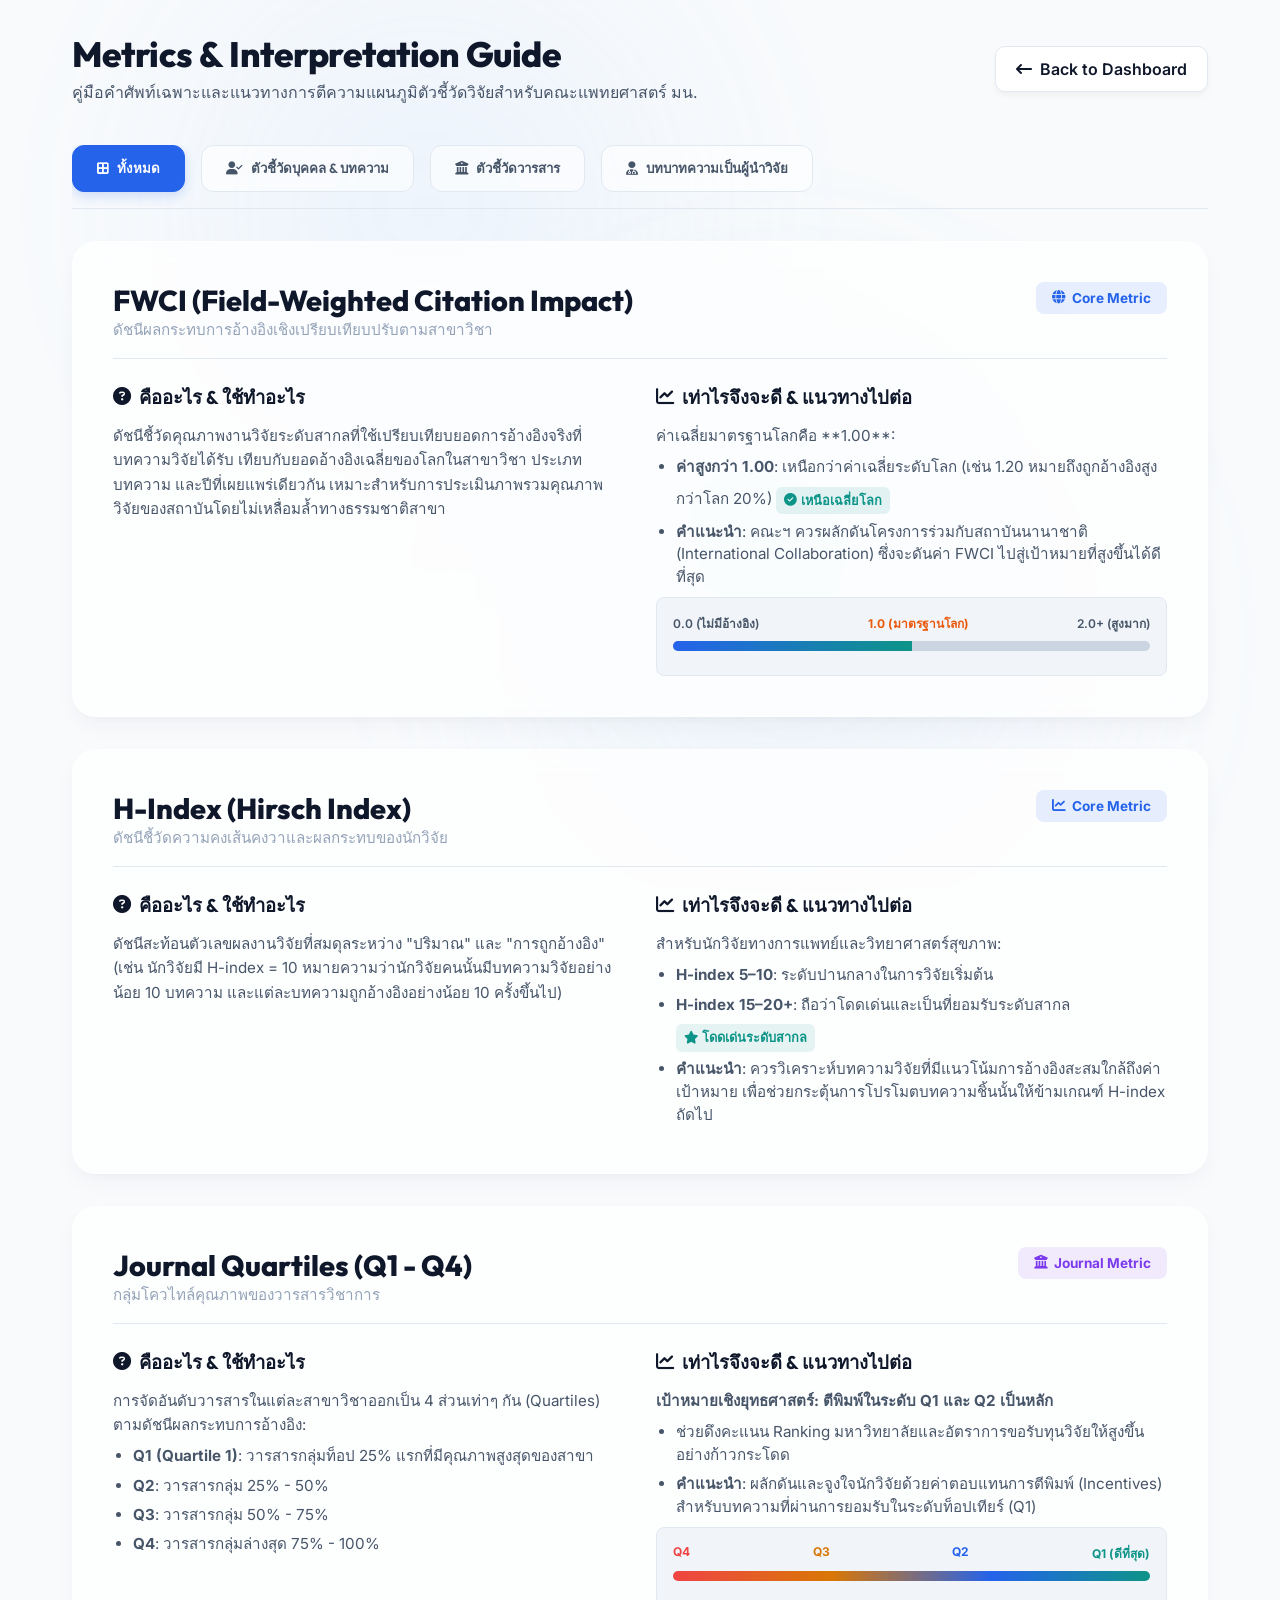
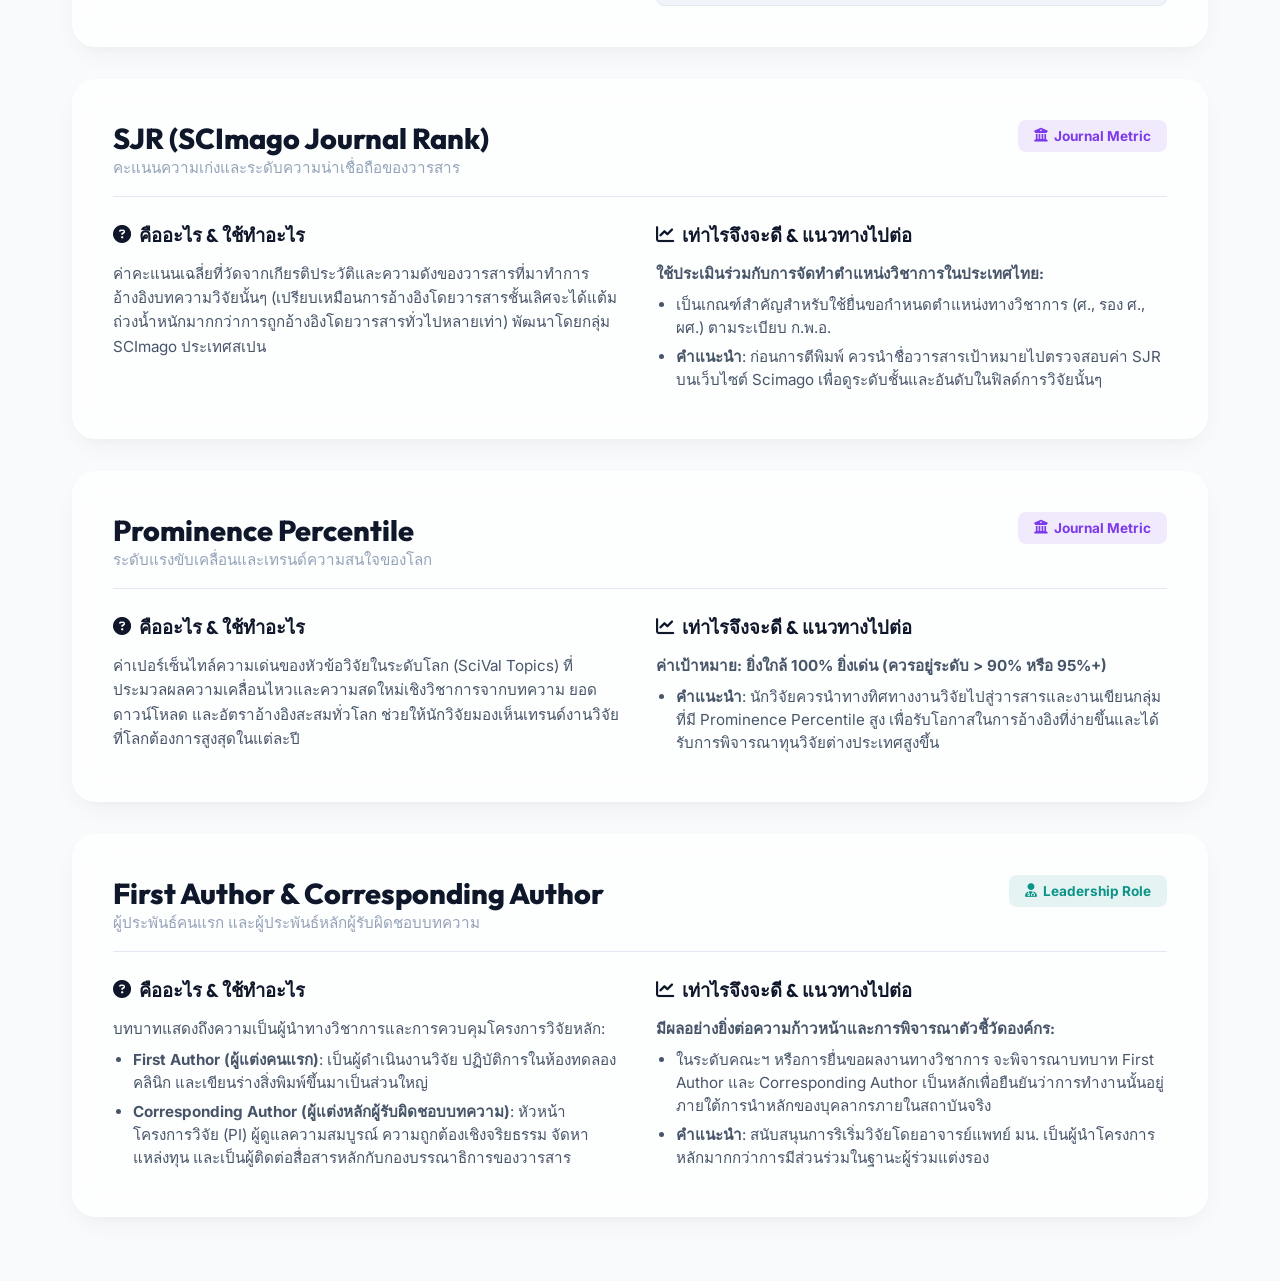
<file: glossary.html>
<!DOCTYPE html>
<html lang="en">
<head>
    <meta charset="UTF-8">
    <meta name="viewport" content="width=device-width, initial-scale=1.0">
    <title>Academic Metrics Glossary - Faculty of Medicine, NU</title>
    <meta name="description" content="Comprehensive Academic Metrics Glossary and interpretation guide for Faculty of Medicine, Naresuan University.">
    <!-- Google Fonts -->
    <link rel="preconnect" href="https://fonts.googleapis.com">
    <link rel="preconnect" href="https://fonts.gstatic.com" crossorigin>
    <link href="https://fonts.googleapis.com/css2?family=Inter:wght@300;400;500;600;700&family=Outfit:wght@400;500;600;700;800&display=swap" rel="stylesheet">
    <!-- FontAwesome Icons -->
    <link rel="stylesheet" href="https://cdnjs.cloudflare.com/ajax/libs/font-awesome/6.4.0/css/all.min.css">
    <!-- Main CSS stylesheet -->
    <link rel="stylesheet" href="styles.css">
    <style>
        .glossary-container {
            max-width: 1200px;
            margin: 0 auto;
            padding: 2rem;
        }
        .glossary-header {
            display: flex;
            justify-content: space-between;
            align-items: center;
            margin-bottom: 2.5rem;
            flex-wrap: wrap;
            gap: 1.5rem;
        }
        .glossary-title h1 {
            font-family: 'Outfit', sans-serif;
            font-weight: 800;
            color: var(--text-primary);
            font-size: 2.2rem;
            letter-spacing: -0.5px;
        }
        .glossary-title p {
            color: var(--text-secondary);
            font-size: 1rem;
            margin-top: 0.25rem;
        }
        .btn-back {
            background: #ffffff;
            color: var(--text-primary);
            border: 1px solid var(--border-color);
            padding: 0.75rem 1.25rem;
            border-radius: 10px;
            font-weight: 600;
            display: inline-flex;
            align-items: center;
            gap: 0.5rem;
            text-decoration: none;
            transition: all 0.2s ease;
            box-shadow: 0 4px 6px -1px rgba(0,0,0,0.05);
        }
        .btn-back:hover {
            background: #f8fafc;
            border-color: #cbd5e1;
            transform: translateY(-1px);
        }
        
        /* Category Navigation tabs */
        .category-tabs {
            display: flex;
            gap: 1rem;
            margin-bottom: 2rem;
            border-bottom: 1px solid var(--border-color);
            padding-bottom: 1rem;
            overflow-x: auto;
        }
        .tab-btn {
            background: rgba(255,255,255,0.6);
            border: 1px solid var(--border-color);
            padding: 0.75rem 1.5rem;
            border-radius: 12px;
            font-family: 'Outfit', sans-serif;
            font-weight: 600;
            color: var(--text-secondary);
            cursor: pointer;
            transition: all 0.2s ease;
            white-space: nowrap;
            display: inline-flex;
            align-items: center;
            gap: 0.5rem;
        }
        .tab-btn.active, .tab-btn:hover {
            background: var(--accent-blue);
            color: #ffffff;
            border-color: var(--accent-blue);
            box-shadow: 0 4px 12px rgba(37,99,235,0.2);
        }

        .metric-card {
            background: rgba(255, 255, 255, 0.75);
            backdrop-filter: blur(16px);
            border: 1px solid rgba(255, 255, 255, 0.6);
            border-radius: 24px;
            padding: 2.5rem;
            margin-bottom: 2rem;
            box-shadow: var(--shadow-soft);
            display: flex;
            flex-direction: column;
            gap: 1.5rem;
            transition: all 0.3s ease;
        }
        .metric-card:hover {
            transform: translateY(-2px);
            box-shadow: var(--shadow-hover);
        }
        .metric-card-header {
            display: flex;
            justify-content: space-between;
            align-items: flex-start;
            border-bottom: 1px solid var(--border-color);
            padding-bottom: 1rem;
            flex-wrap: wrap;
            gap: 1rem;
        }
        .metric-name h2 {
            font-family: 'Outfit', sans-serif;
            font-size: 1.8rem;
            font-weight: 800;
            color: var(--text-primary);
        }
        .metric-name span {
            font-size: 0.95rem;
            color: var(--text-muted);
            font-weight: 500;
        }
        .metric-badge {
            background: var(--accent-blue-glow);
            color: var(--accent-blue);
            padding: 0.5rem 1rem;
            border-radius: 8px;
            font-weight: 700;
            font-size: 0.85rem;
            display: inline-flex;
            align-items: center;
            gap: 0.4rem;
        }
        
        .metric-detail-grid {
            display: grid;
            grid-template-columns: 1fr 1fr;
            gap: 2rem;
        }
        @media (max-width: 768px) {
            .metric-detail-grid {
                grid-template-columns: 1fr;
            }
        }
        
        .detail-block h3 {
            font-family: 'Outfit', sans-serif;
            font-size: 1.15rem;
            font-weight: 700;
            color: var(--text-primary);
            margin-bottom: 0.75rem;
            display: flex;
            align-items: center;
            gap: 0.5rem;
        }
        .detail-block p {
            line-height: 1.6;
            color: #475569;
            font-size: 0.95rem;
        }
        .detail-block ul {
            margin-left: 1.25rem;
            margin-top: 0.5rem;
        }
        .detail-block li {
            line-height: 1.5;
            color: #475569;
            font-size: 0.95rem;
            margin-bottom: 0.4rem;
        }

        /* Benchmark visual elements */
        .benchmark-gauge {
            background: #f1f5f9;
            border-radius: 8px;
            padding: 1rem;
            margin-top: 0.5rem;
            border: 1px solid var(--border-color);
        }
        .benchmark-progress {
            height: 10px;
            border-radius: 5px;
            background: #cbd5e1;
            overflow: hidden;
            margin: 0.5rem 0;
            position: relative;
        }
        .progress-fill {
            height: 100%;
            background: linear-gradient(90deg, var(--accent-blue), var(--accent-teal));
            width: 50%;
        }
        .benchmark-labels {
            display: flex;
            justify-content: space-between;
            font-size: 0.75rem;
            color: var(--text-secondary);
            font-weight: 600;
        }
        .badge-status {
            display: inline-flex;
            align-items: center;
            gap: 0.25rem;
            padding: 0.25rem 0.5rem;
            border-radius: 6px;
            font-size: 0.8rem;
            font-weight: 700;
            margin-top: 0.5rem;
        }
        .status-exceed {
            background: rgba(13, 148, 136, 0.1);
            color: #0d9488;
        }
        .status-target {
            background: rgba(234, 88, 12, 0.1);
            color: #ea580c;
        }
    </style>
</head>
<body style="overflow-y: auto; height: auto;">
    <div class="glass-bg-blobs">
        <div class="blob blob-1"></div>
        <div class="blob blob-2"></div>
        <div class="blob blob-3"></div>
    </div>

    <div class="glossary-container">
        <!-- Header -->
        <header class="glossary-header">
            <div class="glossary-title">
                <h1>Metrics & Interpretation Guide</h1>
                <p>คู่มือคำศัพท์เฉพาะและแนวทางการตีความแผนภูมิตัวชี้วัดวิจัยสำหรับคณะแพทยศาสตร์ มน.</p>
            </div>
            <a href="index.html" class="btn-back">
                <i class="fa-solid fa-arrow-left-long"></i> Back to Dashboard
            </a>
        </header>

        <!-- Category Tabs -->
        <div class="category-tabs">
            <button class="tab-btn active" onclick="filterCategory('all')">
                <i class="fa-solid fa-border-all"></i> ทั้งหมด
            </button>
            <button class="tab-btn" onclick="filterCategory('core')">
                <i class="fa-solid fa-user-check"></i> ตัวชี้วัดบุคคล & บทความ
            </button>
            <button class="tab-btn" onclick="filterCategory('journal')">
                <i class="fa-solid fa-building-columns"></i> ตัวชี้วัดวารสาร
            </button>
            <button class="tab-btn" onclick="filterCategory('role')">
                <i class="fa-solid fa-user-doctor"></i> บทบาทความเป็นผู้นำวิจัย
            </button>
        </div>

        <!-- Metrics Sections -->
        <div id="metrics-wrapper">
            
            <!-- METRIC 1: FWCI -->
            <div class="metric-card" data-cat="core">
                <div class="metric-card-header">
                    <div class="metric-name">
                        <h2>FWCI (Field-Weighted Citation Impact)</h2>
                        <span>ดัชนีผลกระทบการอ้างอิงเชิงเปรียบเทียบปรับตามสาขาวิชา</span>
                    </div>
                    <span class="metric-badge"><i class="fa-solid fa-globe"></i> Core Metric</span>
                </div>
                <div class="metric-detail-grid">
                    <div class="detail-block">
                        <h3><i class="fa-solid fa-circle-question"></i> คืออะไร & ใช้ทำอะไร</h3>
                        <p>ดัชนีชี้วัดคุณภาพงานวิจัยระดับสากลที่ใช้เปรียบเทียบยอดการอ้างอิงจริงที่บทความวิจัยได้รับ เทียบกับยอดอ้างอิงเฉลี่ยของโลกในสาขาวิชา ประเภทบทความ และปีที่เผยแพร่เดียวกัน เหมาะสำหรับการประเมินภาพรวมคุณภาพวิจัยของสถาบันโดยไม่เหลื่อมล้ำทางธรรมชาติสาขา</p>
                    </div>
                    <div class="detail-block">
                        <h3><i class="fa-solid fa-chart-line"></i> เท่าไรจึงจะดี & แนวทางไปต่อ</h3>
                        <p>ค่าเฉลี่ยมาตรฐานโลกคือ **1.00**:</p>
                        <ul>
                            <li><strong>ค่าสูงกว่า 1.00</strong>: เหนือกว่าค่าเฉลี่ยระดับโลก (เช่น 1.20 หมายถึงถูกอ้างอิงสูงกว่าโลก 20%) <span class="badge-status status-exceed"><i class="fa-solid fa-circle-check"></i> เหนือเฉลี่ยโลก</span></li>
                            <li><strong>คำแนะนำ</strong>: คณะฯ ควรผลักดันโครงการร่วมกับสถาบันนานาชาติ (International Collaboration) ซึ่งจะดันค่า FWCI ไปสู่เป้าหมายที่สูงขึ้นได้ดีที่สุด</li>
                        </ul>
                        <div class="benchmark-gauge">
                            <div class="benchmark-labels">
                                <span>0.0 (ไม่มีอ้างอิง)</span>
                                <span style="color: #ea580c; font-weight: 700;">1.0 (มาตรฐานโลก)</span>
                                <span>2.0+ (สูงมาก)</span>
                            </div>
                            <div class="benchmark-progress">
                                <div class="progress-fill" style="width: 50%;"></div>
                            </div>
                        </div>
                    </div>
                </div>
            </div>

            <!-- METRIC 2: H-Index -->
            <div class="metric-card" data-cat="core">
                <div class="metric-card-header">
                    <div class="metric-name">
                        <h2>H-Index (Hirsch Index)</h2>
                        <span>ดัชนีชี้วัดความคงเส้นคงวาและผลกระทบของนักวิจัย</span>
                    </div>
                    <span class="metric-badge"><i class="fa-solid fa-chart-line"></i> Core Metric</span>
                </div>
                <div class="metric-detail-grid">
                    <div class="detail-block">
                        <h3><i class="fa-solid fa-circle-question"></i> คืออะไร & ใช้ทำอะไร</h3>
                        <p>ดัชนีสะท้อนตัวเลขผลงานวิจัยที่สมดุลระหว่าง "ปริมาณ" และ "การถูกอ้างอิง" (เช่น นักวิจัยมี H-index = 10 หมายความว่านักวิจัยคนนั้นมีบทความวิจัยอย่างน้อย 10 บทความ และแต่ละบทความถูกอ้างอิงอย่างน้อย 10 ครั้งขึ้นไป)</p>
                    </div>
                    <div class="detail-block">
                        <h3><i class="fa-solid fa-chart-line"></i> เท่าไรจึงจะดี & แนวทางไปต่อ</h3>
                        <p>สำหรับนักวิจัยทางการแพทย์และวิทยาศาสตร์สุขภาพ:</p>
                        <ul>
                            <li><strong>H-index 5–10</strong>: ระดับปานกลางในการวิจัยเริ่มต้น</li>
                            <li><strong>H-index 15–20+</strong>: ถือว่าโดดเด่นและเป็นที่ยอมรับระดับสากล <span class="badge-status status-exceed"><i class="fa-solid fa-star"></i> โดดเด่นระดับสากล</span></li>
                            <li><strong>คำแนะนำ</strong>: ควรวิเคราะห์บทความวิจัยที่มีแนวโน้มการอ้างอิงสะสมใกล้ถึงค่าเป้าหมาย เพื่อช่วยกระตุ้นการโปรโมตบทความชิ้นนั้นให้ข้ามเกณฑ์ H-index ถัดไป</li>
                        </ul>
                    </div>
                </div>
            </div>

            <!-- METRIC 3: Journal Quartiles -->
            <div class="metric-card" data-cat="journal">
                <div class="metric-card-header">
                    <div class="metric-name">
                        <h2>Journal Quartiles (Q1 - Q4)</h2>
                        <span>กลุ่มโควไทล์คุณภาพของวารสารวิชาการ</span>
                    </div>
                    <span class="metric-badge" style="background: rgba(124, 58, 237, 0.1); color: var(--accent-purple);"><i class="fa-solid fa-building-columns"></i> Journal Metric</span>
                </div>
                <div class="metric-detail-grid">
                    <div class="detail-block">
                        <h3><i class="fa-solid fa-circle-question"></i> คืออะไร & ใช้ทำอะไร</h3>
                        <p>การจัดอันดับวารสารในแต่ละสาขาวิชาออกเป็น 4 ส่วนเท่าๆ กัน (Quartiles) ตามดัชนีผลกระทบการอ้างอิง:</p>
                        <ul>
                            <li><strong>Q1 (Quartile 1)</strong>: วารสารกลุ่มท็อป 25% แรกที่มีคุณภาพสูงสุดของสาขา</li>
                            <li><strong>Q2</strong>: วารสารกลุ่ม 25% - 50%</li>
                            <li><strong>Q3</strong>: วารสารกลุ่ม 50% - 75%</li>
                            <li><strong>Q4</strong>: วารสารกลุ่มล่างสุด 75% - 100%</li>
                        </ul>
                    </div>
                    <div class="detail-block">
                        <h3><i class="fa-solid fa-chart-line"></i> เท่าไรจึงจะดี & แนวทางไปต่อ</h3>
                        <p><strong>เป้าหมายเชิงยุทธศาสตร์: ตีพิมพ์ในระดับ Q1 และ Q2 เป็นหลัก</strong></p>
                        <ul>
                            <li>ช่วยดึงคะแนน Ranking มหาวิทยาลัยและอัตราการขอรับทุนวิจัยให้สูงขึ้นอย่างก้าวกระโดด</li>
                            <li><strong>คำแนะนำ</strong>: ผลักดันและจูงใจนักวิจัยด้วยค่าตอบแทนการตีพิมพ์ (Incentives) สำหรับบทความที่ผ่านการยอมรับในระดับท็อปเทียร์ (Q1)</li>
                        </ul>
                        <div class="benchmark-gauge">
                            <div class="benchmark-labels">
                                <span style="color: #ef4444; font-weight: bold;">Q4</span>
                                <span style="color: #d97706; font-weight: bold;">Q3</span>
                                <span style="color: #2563eb; font-weight: bold;">Q2</span>
                                <span style="color: #0d9488; font-weight: bold;">Q1 (ดีที่สุด)</span>
                            </div>
                            <div class="benchmark-progress">
                                <div class="progress-fill" style="width: 100%; background: linear-gradient(90deg, #ef4444, #d97706, #2563eb, #0d9488);"></div>
                            </div>
                        </div>
                    </div>
                </div>
            </div>

            <!-- METRIC 4: SJR -->
            <div class="metric-card" data-cat="journal">
                <div class="metric-card-header">
                    <div class="metric-name">
                        <h2>SJR (SCImago Journal Rank)</h2>
                        <span>คะแนนความเก่งและระดับความน่าเชื่อถือของวารสาร</span>
                    </div>
                    <span class="metric-badge" style="background: rgba(124, 58, 237, 0.1); color: var(--accent-purple);"><i class="fa-solid fa-building-columns"></i> Journal Metric</span>
                </div>
                <div class="metric-detail-grid">
                    <div class="detail-block">
                        <h3><i class="fa-solid fa-circle-question"></i> คืออะไร & ใช้ทำอะไร</h3>
                        <p>ค่าคะแนนเฉลี่ยที่วัดจากเกียรติประวัติและความดังของวารสารที่มาทำการอ้างอิงบทความวิจัยนั้นๆ (เปรียบเหมือนการอ้างอิงโดยวารสารชั้นเลิศจะได้แต้มถ่วงน้ำหนักมากกว่าการถูกอ้างอิงโดยวารสารทั่วไปหลายเท่า) พัฒนาโดยกลุ่ม SCImago ประเทศสเปน</p>
                    </div>
                    <div class="detail-block">
                        <h3><i class="fa-solid fa-chart-line"></i> เท่าไรจึงจะดี & แนวทางไปต่อ</h3>
                        <p><strong>ใช้ประเมินร่วมกับการจัดทำตำแหน่งวิชาการในประเทศไทย:</strong></p>
                        <ul>
                            <li>เป็นเกณฑ์สำคัญสำหรับใช้ยื่นขอกำหนดตำแหน่งทางวิชาการ (ศ., รอง ศ., ผศ.) ตามระเบียบ ก.พ.อ.</li>
                            <li><strong>คำแนะนำ</strong>: ก่อนการตีพิมพ์ ควรนำชื่อวารสารเป้าหมายไปตรวจสอบค่า SJR บนเว็บไซต์ Scimago เพื่อดูระดับชั้นและอันดับในฟิลด์การวิจัยนั้นๆ</li>
                        </ul>
                    </div>
                </div>
            </div>

            <!-- METRIC 5: Prominence Percentile -->
            <div class="metric-card" data-cat="journal">
                <div class="metric-card-header">
                    <div class="metric-name">
                        <h2>Prominence Percentile</h2>
                        <span>ระดับแรงขับเคลื่อนและเทรนด์ความสนใจของโลก</span>
                    </div>
                    <span class="metric-badge" style="background: rgba(124, 58, 237, 0.1); color: var(--accent-purple);"><i class="fa-solid fa-building-columns"></i> Journal Metric</span>
                </div>
                <div class="metric-detail-grid">
                    <div class="detail-block">
                        <h3><i class="fa-solid fa-circle-question"></i> คืออะไร & ใช้ทำอะไร</h3>
                        <p>ค่าเปอร์เซ็นไทล์ความเด่นของหัวข้อวิจัยในระดับโลก (SciVal Topics) ที่ประมวลผลความเคลื่อนไหวและความสดใหม่เชิงวิชาการจากบทความ ยอดดาวน์โหลด และอัตราอ้างอิงสะสมทั่วโลก ช่วยให้นักวิจัยมองเห็นเทรนด์งานวิจัยที่โลกต้องการสูงสุดในแต่ละปี</p>
                    </div>
                    <div class="detail-block">
                        <h3><i class="fa-solid fa-chart-line"></i> เท่าไรจึงจะดี & แนวทางไปต่อ</h3>
                        <p><strong>ค่าเป้าหมาย: ยิ่งใกล้ 100% ยิ่งเด่น (ควรอยู่ระดับ > 90% หรือ 95%+)</strong></p>
                        <ul>
                            <li><strong>คำแนะนำ</strong>: นักวิจัยควรนำทางทิศทางงานวิจัยไปสู่วารสารและงานเขียนกลุ่มที่มี Prominence Percentile สูง เพื่อรับโอกาสในการอ้างอิงที่ง่ายขึ้นและได้รับการพิจารณาทุนวิจัยต่างประเทศสูงขึ้น</li>
                        </ul>
                    </div>
                </div>
            </div>

            <!-- METRIC 6: First vs Corresponding Author -->
            <div class="metric-card" data-cat="role">
                <div class="metric-card-header">
                    <div class="metric-name">
                        <h2>First Author & Corresponding Author</h2>
                        <span>ผู้ประพันธ์คนแรก และผู้ประพันธ์หลักผู้รับผิดชอบบทความ</span>
                    </div>
                    <span class="metric-badge" style="background: rgba(13, 148, 136, 0.1); color: var(--accent-teal);"><i class="fa-solid fa-user-doctor"></i> Leadership Role</span>
                </div>
                <div class="metric-detail-grid">
                    <div class="detail-block">
                        <h3><i class="fa-solid fa-circle-question"></i> คืออะไร & ใช้ทำอะไร</h3>
                        <p>บทบาทแสดงถึงความเป็นผู้นำทางวิชาการและการควบคุมโครงการวิจัยหลัก:</p>
                        <ul>
                            <li><strong>First Author (ผู้แต่งคนแรก)</strong>: เป็นผู้ดำเนินงานวิจัย ปฏิบัติการในห้องทดลอง คลินิก และเขียนร่างสิ่งพิมพ์ขึ้นมาเป็นส่วนใหญ่</li>
                            <li><strong>Corresponding Author (ผู้แต่งหลักผู้รับผิดชอบบทความ)</strong>: หัวหน้าโครงการวิจัย (PI) ผู้ดูแลความสมบูรณ์ ความถูกต้องเชิงจริยธรรม จัดหาแหล่งทุน และเป็นผู้ติดต่อสื่อสารหลักกับกองบรรณาธิการของวารสาร</li>
                        </ul>
                    </div>
                    <div class="detail-block">
                        <h3><i class="fa-solid fa-chart-line"></i> เท่าไรจึงจะดี & แนวทางไปต่อ</h3>
                        <p><strong>มีผลอย่างยิ่งต่อความก้าวหน้าและการพิจารณาตัวชี้วัดองค์กร:</strong></p>
                        <ul>
                            <li>ในระดับคณะฯ หรือการยื่นขอผลงานทางวิชาการ จะพิจารณาบทบาท First Author และ Corresponding Author เป็นหลักเพื่อยืนยันว่าการทำงานนั้นอยู่ภายใต้การนำหลักของบุคลากรภายในสถาบันจริง</li>
                            <li><strong>คำแนะนำ</strong>: สนับสนุนการริเริ่มวิจัยโดยอาจารย์แพทย์ มน. เป็นผู้นำโครงการหลักมากกว่าการมีส่วนร่วมในฐานะผู้ร่วมแต่งรอง</li>
                        </ul>
                    </div>
                </div>
            </div>

        </div>
    </div>

    <!-- Tab switcher JS -->
    <script>
        function filterCategory(cat) {
            // Update active button state
            const buttons = document.querySelectorAll('.tab-btn');
            buttons.forEach(btn => btn.classList.remove('active'));
            event.currentTarget.classList.add('active');

            // Filter cards
            const cards = document.querySelectorAll('.metric-card');
            cards.forEach(card => {
                if (cat === 'all' || card.getAttribute('data-cat') === cat) {
                    card.style.display = 'flex';
                } else {
                    card.style.display = 'none';
                }
            });
        }
    </script>
</body>
</html>
</file>
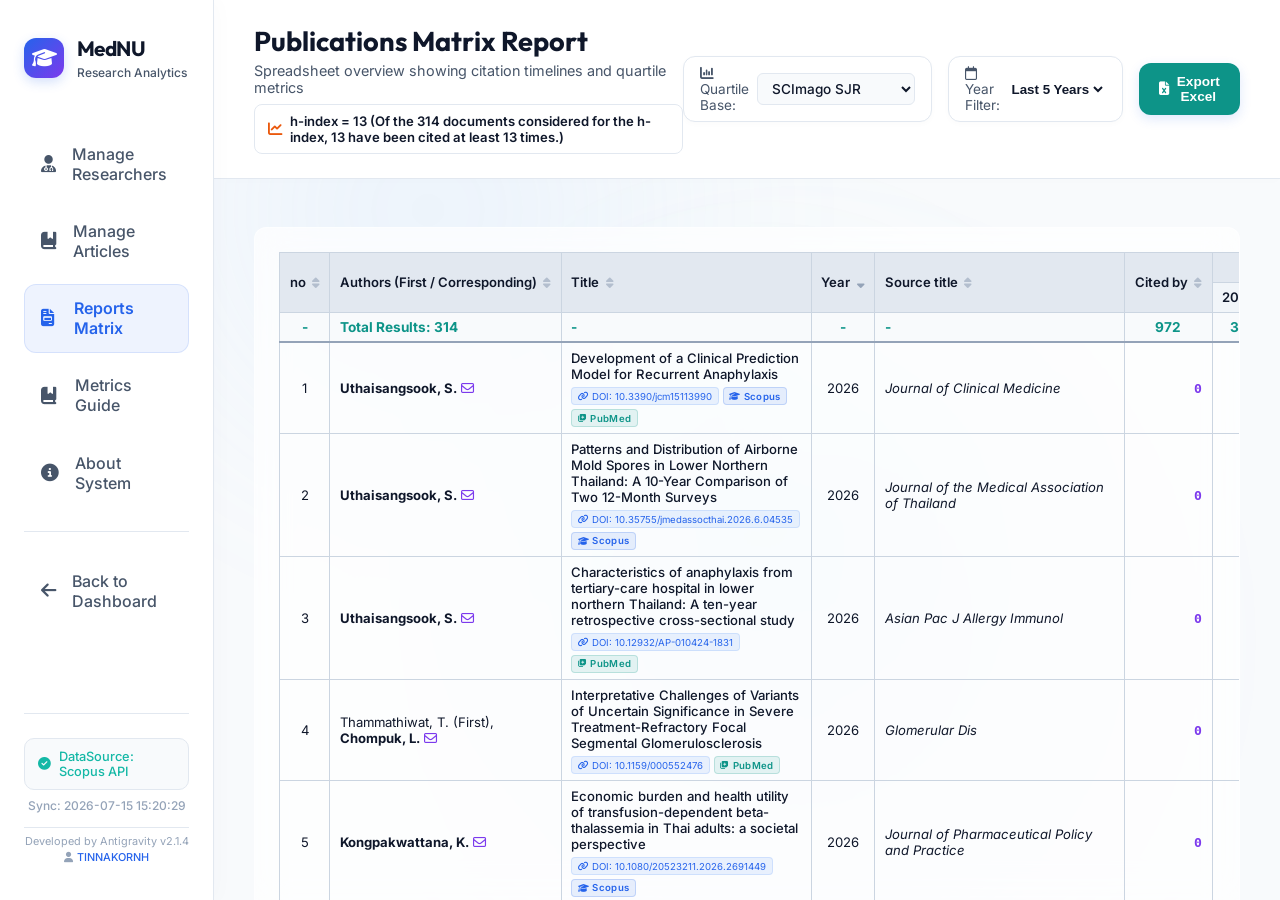
<file: report.html>
<!DOCTYPE html>
<html lang="en">
<head>
    <meta charset="UTF-8">
    <meta name="viewport" content="width=device-width, initial-scale=1.0">
    <title>Publications Matrix Report - MedNU Research Analytics</title>
    <!-- Google Fonts -->
    <link rel="preconnect" href="https://fonts.googleapis.com">
    <link rel="preconnect" href="https://fonts.gstatic.com" crossorigin>
    <link href="https://fonts.googleapis.com/css2?family=Inter:wght@300;400;500;600;700&family=Outfit:wght@400;500;600;700;800&display=swap" rel="stylesheet">
    <!-- FontAwesome Icons -->
    <link rel="stylesheet" href="https://cdnjs.cloudflare.com/ajax/libs/font-awesome/6.4.0/css/all.min.css">
    <!-- Main CSS stylesheet -->
    <link rel="stylesheet" href="styles.css">
    <style>
        /* Matrix Spreadsheet Styling Adjustments */
        .matrix-container {
            background: rgba(255, 255, 255, 0.7);
            backdrop-filter: blur(16px);
            -webkit-backdrop-filter: blur(16px);
            border: 1px solid rgba(255, 255, 255, 0.4);
            border-radius: 12px;
            padding: 1.5rem;
            margin-top: 1rem;
            box-shadow: var(--shadow-sm);
            overflow-x: auto;
        }
        .matrix-table {
            width: 100%;
            border-collapse: collapse;
            font-size: 0.82rem;
            font-family: var(--font-body);
            white-space: nowrap;
        }
        .matrix-table th, .matrix-table td {
            border: 1px solid #cbd5e1;
            padding: 0.4rem 0.6rem;
            text-align: left;
        }
        .matrix-table th {
            background: #f1f5f9;
            color: #0f172a;
            font-weight: 600;
            position: sticky;
            top: 0;
            z-index: 10;
        }
        .matrix-table thead tr:first-child th {
            background: #e2e8f0;
        }
        .matrix-table thead tr.summary-row th {
            background: #f8fafc;
            font-weight: bold;
            color: #0d9488;
            font-size: 0.85rem;
            border-bottom: 2px solid #94a3b8;
        }
        .matrix-table tbody tr:hover {
            background: rgba(241, 245, 249, 0.5);
        }
        .matrix-table td.center, .matrix-table th.center {
            text-align: center;
        }
        .matrix-table td.number, .matrix-table th.number {
            text-align: right;
            font-family: monospace;
        }
        .matrix-table .tick {
            font-weight: bold;
            color: #0d9488;
            background: rgba(13, 148, 136, 0.05);
        }
        .matrix-table .tick-q2 {
            font-weight: bold;
            color: #2563eb;
            background: rgba(37, 99, 235, 0.05);
        }
        .matrix-table .tick-q3 {
            font-weight: bold;
            color: #d97706;
            background: rgba(217, 119, 6, 0.05);
        }
        .matrix-table .tick-q4 {
            font-weight: bold;
            color: #ef4444;
            background: rgba(239, 68, 68, 0.05);
        }
        .text-wrap-title {
            white-space: normal;
            min-width: 250px;
            max-width: 400px;
        }
        .text-wrap-authors {
            white-space: normal;
            min-width: 150px;
            max-width: 250px;
        }
        .matrix-table th.sortable-header:hover {
            background: #cbd5e1 !important;
        }
    </style>
</head>
<body>
    <div class="glass-bg-blobs">
        <div class="blob blob-1"></div>
        <div class="blob blob-2"></div>
        <div class="blob blob-3"></div>
    </div>

    <div class="app-container">
        <!-- Sidebar Navigation -->
        <aside class="sidebar">
            <div class="sidebar-header">
                <div class="logo-icon">
                    <i class="fa-solid fa-graduation-cap"></i>
                </div>
                <div class="logo-text">
                    <h2>MedNU</h2>
                    <span>Research Analytics</span>
                </div>
            </div>
            
            <nav class="sidebar-nav">
                <a href="admin.html#manage-researchers" class="nav-item">
                    <i class="fa-solid fa-user-doctor"></i>
                    <span>Manage Researchers</span>
                </a>
                <a href="admin.html#manage-publications" class="nav-item">
                    <i class="fa-solid fa-book-bookmark"></i>
                    <span>Manage Articles</span>
                </a>
                <a href="report.html" class="nav-item active">
                    <i class="fa-solid fa-file-invoice"></i>
                    <span>Reports Matrix</span>
                </a>
                <a href="glossary.html" class="nav-item">
                    <i class="fa-solid fa-book-bookmark"></i>
                    <span>Metrics Guide</span>
                </a>
                <a href="about.html" class="nav-item">
                    <i class="fa-solid fa-circle-info"></i>
                    <span>About System</span>
                </a>
                <hr style="border: 0; border-top: 1px solid var(--border-color); margin: 1rem 0;">
                <a href="index.html" class="nav-item">
                    <i class="fa-solid fa-arrow-left"></i>
                    <span>Back to Dashboard</span>
                </a>
            </nav>

            <div class="sidebar-footer">
                <div class="datasource-badge" id="data-source-badge" style="color: #14b8a6; background: #f8fafc; border: 1px solid var(--border-color);">
                    <i class="fa-solid fa-circle-check"></i>
                    <span>DataSource: Scopus API</span>
                </div>
                <div class="updated-time" id="retrieved-at">
                    Sync: 2026-06-24 15:45:33
                </div>
                <div class="app-footnote" style="font-size: 0.68rem; color: var(--text-muted); text-align: center; margin-top: 0.4rem; line-height: 1.4; border-top: 1px solid var(--border-color); padding-top: 0.4rem; width: 100%;">
                    Developed by Antigravity v2.1.4<br><i class="fa-solid fa-user" style="font-size: 0.65rem; margin-right: 0.2rem; color: var(--text-muted);"></i><a href="mailto:tinnakornh@gmail.com" style="color: var(--accent-blue); text-decoration: none; font-weight: 500;">TINNAKORNH</a>
                </div>
            </div>
        </aside>

        <!-- Main Content Area -->
        <main class="main-content">
            <!-- Header -->
            <header class="content-header">
                <div class="header-title">
                    <h1>Publications Matrix Report</h1>
                    <p style="margin-bottom: 0.5rem;">Spreadsheet overview showing citation timelines and quartile metrics</p>
                    <div style="background: rgba(255, 255, 255, 0.6); backdrop-filter: blur(8px); border: 1px solid var(--border-color); border-radius: 8px; padding: 0.5rem 0.8rem; font-size: 0.82rem; font-weight: 600; display: inline-flex; align-items: center; gap: 0.5rem; color: var(--text-primary); box-shadow: var(--shadow-sm);">
                        <i class="fa-solid fa-chart-line" style="color: #ea580c; font-size: 0.9rem;"></i>
                        <span id="report-hindex-text">h-index = 0 (Of the 0 documents considered for the h-index, 0 have been cited at least 0 times.)</span>
                    </div>
                </div>
                
                <div class="header-controls">
                    <div class="filter-group">
                        <label for="report-quartile-select"><i class="fa-solid fa-chart-column"></i> Quartile Base:</label>
                        <select id="report-quartile-select" style="padding: 0.4rem 0.6rem; border-radius: 6px; border: 1px solid var(--border-color); background: #f8fafc; font-size: 0.85rem; font-family: var(--font-body); font-weight: 500; outline: none; cursor: pointer;">
                            <option value="scimago">SCImago SJR</option>
                            <option value="scopus">Scopus CiteScore</option>
                        </select>
                    </div>
                    <div class="filter-group">
                        <label for="report-year-select"><i class="fa-regular fa-calendar"></i> Year Filter:</label>
                        <select id="report-year-select">
                            <option value="all">All Years</option>
                        </select>
                    </div>
                    <button class="btn btn-refresh" id="btn-export-matrix" style="background: var(--accent-teal); color: white;" title="Download Excel">
                        <i class="fa-solid fa-file-excel"></i>
                        <span>Export Excel</span>
                    </button>
                </div>
            </header>

            <!-- Spreadsheet Grid Area -->
            <div class="dashboard-scroll-area">
                <div class="matrix-container">
                    <table class="matrix-table" id="report-matrix-table">
                        <thead>
                             <tr>
                                <th rowspan="2" class="center sortable-header" data-sort="no" style="cursor: pointer;">no <i class="fa-solid fa-sort" style="font-size: 0.75rem; margin-left: 0.2rem; opacity: 0.6;"></i></th>
                                <th rowspan="2" class="sortable-header" data-sort="author" style="cursor: pointer;">Authors (First / Corresponding) <i class="fa-solid fa-sort" style="font-size: 0.75rem; margin-left: 0.2rem; opacity: 0.6;"></i></th>
                                <th rowspan="2" class="sortable-header" data-sort="title" style="cursor: pointer;">Title <i class="fa-solid fa-sort" style="font-size: 0.75rem; margin-left: 0.2rem; opacity: 0.6;"></i></th>
                                <th rowspan="2" class="center sortable-header" data-sort="year" style="cursor: pointer;">Year <i class="fa-solid fa-sort-down" style="font-size: 0.75rem; margin-left: 0.2rem;"></i></th>
                                <th rowspan="2" class="sortable-header" data-sort="source" style="cursor: pointer;">Source title <i class="fa-solid fa-sort" style="font-size: 0.75rem; margin-left: 0.2rem; opacity: 0.6;"></i></th>
                                <th rowspan="2" class="center sortable-header" data-sort="citations" style="cursor: pointer;">Cited by <i class="fa-solid fa-sort" style="font-size: 0.75rem; margin-left: 0.2rem; opacity: 0.6;"></i></th>
                                <th colspan="5" class="center">Citations Timeline</th>
                                <th rowspan="2" class="center sortable-header" data-sort="subtotal" style="cursor: pointer;">subtotal <i class="fa-solid fa-sort" style="font-size: 0.75rem; margin-left: 0.2rem; opacity: 0.6;"></i></th>
                                <th rowspan="2" class="center sortable-header" data-sort="publish" style="cursor: pointer;">Publish <i class="fa-solid fa-sort" style="font-size: 0.75rem; margin-left: 0.2rem; opacity: 0.6;"></i></th>
                                <th colspan="4" class="center">Quartiles Distribution</th>
                            </tr>
                            <tr>
                                <th class="center">2022</th>
                                <th class="center">2023</th>
                                <th class="center">2024</th>
                                <th class="center">2025</th>
                                <th class="center">2026</th>
                                <th class="center">Q1</th>
                                <th class="center">Q2</th>
                                <th class="center">Q3</th>
                                <th class="center">Q4</th>
                            </tr>
                            <tr class="summary-row" id="matrix-summary-row">
                                <th class="center">-</th>
                                <th>Total Results: <span id="sum-count">0</span></th>
                                <th>-</th>
                                <th class="center">-</th>
                                <th>-</th>
                                <th class="center" id="sum-cited-by">0</th>
                                <th class="center" id="sum-cite-2022">0</th>
                                <th class="center" id="sum-cite-2023">0</th>
                                <th class="center" id="sum-cite-2024">0</th>
                                <th class="center" id="sum-cite-2025">0</th>
                                <th class="center" id="sum-cite-2026">0</th>
                                <th class="center" id="sum-cite-subtotal">0</th>
                                <th class="center" id="sum-published">0</th>
                                <th class="center" id="sum-q1">0</th>
                                <th class="center" id="sum-q2">0</th>
                                <th class="center" id="sum-q3">0</th>
                                <th class="center" id="sum-q4">0</th>
                            </tr>
                        </thead>
                        <tbody id="matrix-tbody">
                            <!-- Rows loaded dynamically -->
                        </tbody>
                    </table>
                </div>
            </div>
        </main>
    </div>

    <!-- Script Import -->
    <script src="report.js"></script>
</body>
</html>
</file>
<file: styles.css>
:root {
    --bg-primary: #f8fafc;
    --bg-surface: #ffffff;
    --border-color: #e2e8f0;
    
    --text-primary: #0f172a;
    --text-secondary: #475569;
    --text-muted: #94a3b8;
    
    --accent-blue: #2563eb;
    --accent-blue-glow: rgba(37, 99, 235, 0.1);
    --accent-purple: #7c3aed;
    --accent-purple-glow: rgba(124, 58, 237, 0.1);
    --accent-teal: #0d9488;
    --accent-teal-glow: rgba(13, 148, 136, 0.1);
    --accent-gold: #d97706;
    --accent-gold-glow: rgba(217, 119, 6, 0.1);
    
    --sidebar-width: 260px;
    --font-heading: 'Outfit', sans-serif;
    --font-body: 'Inter', sans-serif;
    --shadow-soft: 0 10px 25px -5px rgba(51, 65, 85, 0.05), 0 8px 16px -6px rgba(51, 65, 85, 0.03);
    --shadow-hover: 0 20px 30px -10px rgba(51, 65, 85, 0.1), 0 10px 20px -8px rgba(51, 65, 85, 0.05);
}

* {
    margin: 0;
    padding: 0;
    box-sizing: border-box;
}

body {
    background-color: var(--bg-primary);
    color: var(--text-primary);
    font-family: var(--font-body);
    overflow: hidden;
    height: 100vh;
    width: 100vw;
}

/* Elegant Soft Background Blobs */
.glass-bg-blobs {
    position: fixed;
    top: 0;
    left: 0;
    width: 100%;
    height: 100%;
    z-index: -1;
    overflow: hidden;
    pointer-events: none;
}

.blob {
    position: absolute;
    border-radius: 50%;
    filter: blur(100px);
    opacity: 0.15;
    animation: pulse 15s infinite alternate;
}

.blob-1 {
    top: -10%;
    left: 10%;
    width: 600px;
    height: 600px;
    background: radial-gradient(circle, #93c5fd 0%, transparent 80%);
}

.blob-2 {
    bottom: -10%;
    right: 10%;
    width: 700px;
    height: 700px;
    background: radial-gradient(circle, #c7d2fe 0%, transparent 80%);
    animation-delay: -5s;
}

.blob-3 {
    top: 30%;
    left: 40%;
    width: 500px;
    height: 500px;
    background: radial-gradient(circle, #99f6e4 0%, transparent 80%);
    animation-delay: -10s;
}

@keyframes pulse {
    0% { transform: translate(0, 0) scale(1); }
    100% { transform: translate(40px, 20px) scale(1.1); }
}

/* App Container Layout */
.app-container {
    display: flex;
    height: 100vh;
    width: 100vw;
}

/* Sidebar Styling - Sleek light theme */
.sidebar {
    width: var(--sidebar-width);
    background: #ffffff;
    border-right: 1px solid var(--border-color);
    padding: 2.2rem 1.5rem;
    display: flex;
    flex-direction: column;
    z-index: 10;
    box-shadow: 4px 0 20px rgba(51, 65, 85, 0.02);
}

.sidebar-header {
    display: flex;
    align-items: center;
    gap: 0.8rem;
    margin-bottom: 3rem;
}

.logo-icon {
    width: 40px;
    height: 40px;
    border-radius: 12px;
    background: linear-gradient(135deg, var(--accent-blue), var(--accent-purple));
    display: flex;
    align-items: center;
    justify-content: center;
    font-size: 1.25rem;
    color: #ffffff;
    box-shadow: 0 4px 12px rgba(37, 99, 235, 0.2);
}

.logo-text h2 {
    font-family: var(--font-heading);
    font-size: 1.3rem;
    font-weight: 700;
    color: var(--text-primary);
    letter-spacing: -0.5px;
}

.logo-text span {
    font-size: 0.75rem;
    color: var(--text-secondary);
    font-weight: 500;
}

.sidebar-nav {
    display: flex;
    flex-direction: column;
    gap: 0.5rem;
    flex-grow: 1;
}

.nav-item {
    display: flex;
    align-items: center;
    gap: 1rem;
    padding: 0.85rem 1rem;
    border-radius: 12px;
    color: var(--text-secondary);
    text-decoration: none;
    font-weight: 500;
    transition: all 0.2s ease;
    border: 1px solid transparent;
}

.nav-item i {
    font-size: 1.1rem;
    width: 20px;
}

.nav-item:hover {
    color: var(--accent-blue);
    background: #f1f5f9;
}

.nav-item.active {
    color: var(--accent-blue);
    background: rgba(37, 99, 235, 0.08);
    border-color: rgba(37, 99, 235, 0.12);
    font-weight: 600;
}

.sidebar-footer {
    border-top: 1px solid var(--border-color);
    padding-top: 1.5rem;
    display: flex;
    flex-direction: column;
    gap: 0.5rem;
}

.datasource-badge {
    background: #f8fafc;
    padding: 0.6rem 0.8rem;
    border-radius: 10px;
    display: flex;
    align-items: center;
    gap: 0.5rem;
    font-size: 0.8rem;
    color: var(--text-secondary);
    border: 1px solid var(--border-color);
    font-weight: 500;
}

.updated-time {
    font-size: 0.75rem;
    color: var(--text-muted);
    text-align: center;
    font-weight: 500;
}

/* Main Content Styling */
.main-content {
    flex-grow: 1;
    display: flex;
    flex-direction: column;
    background: transparent;
    overflow: hidden;
}

.content-header {
    padding: 1.5rem 2.5rem;
    border-bottom: 1px solid var(--border-color);
    display: flex;
    justify-content: space-between;
    align-items: center;
    background: #ffffff;
    box-shadow: 0 2px 10px rgba(51, 65, 85, 0.01);
}

.header-title h1 {
    font-family: var(--font-heading);
    font-size: 1.7rem;
    font-weight: 700;
    color: var(--text-primary);
    margin-bottom: 0.25rem;
}

.header-title p {
    color: var(--text-secondary);
    font-size: 0.9rem;
    font-weight: 400;
}

.header-controls {
    display: flex;
    align-items: center;
    gap: 1rem;
}

.filter-group {
    background: #ffffff;
    border: 1px solid var(--border-color);
    padding: 0.5rem 1rem;
    border-radius: 12px;
    display: flex;
    align-items: center;
    gap: 0.5rem;
    font-size: 0.85rem;
    color: var(--text-secondary);
    box-shadow: 0 2px 6px rgba(0, 0, 0, 0.02);
}

.filter-group select {
    background: transparent;
    border: none;
    color: var(--text-primary);
    font-weight: 600;
    cursor: pointer;
    outline: none;
}

.btn {
    border-radius: 12px;
    padding: 0.6rem 1.2rem;
    font-size: 0.85rem;
    font-weight: 600;
    cursor: pointer;
    border: 1px solid transparent;
    display: flex;
    align-items: center;
    gap: 0.5rem;
    transition: all 0.2s ease;
}

.btn-refresh {
    background: linear-gradient(135deg, var(--accent-blue), var(--accent-purple));
    color: #ffffff;
    box-shadow: 0 4px 12px rgba(37, 99, 235, 0.15);
}

.btn-refresh:hover {
    transform: translateY(-1px);
    box-shadow: 0 6px 16px rgba(37, 99, 235, 0.25);
}

/* Dashboard Sections */
.dashboard-scroll-area {
    padding: 2rem 2.5rem;
    overflow-y: auto;
    flex-grow: 1;
}

.dashboard-section {
    display: none;
}

.dashboard-section.active {
    display: block;
}

/* KPI Cards Layout */
.kpi-grid {
    display: grid;
    grid-template-columns: repeat(auto-fit, minmax(220px, 1fr));
    gap: 1.5rem;
    margin-bottom: 2rem;
}

.kpi-card {
    background: var(--bg-surface);
    border: 1px solid var(--border-color);
    border-radius: 16px;
    padding: 1.5rem;
    display: flex;
    flex-direction: column;
    justify-content: space-between;
    box-shadow: var(--shadow-soft);
    transition: transform 0.2s ease, box-shadow 0.2s ease;
}

.kpi-card:hover {
    transform: translateY(-3px);
    box-shadow: var(--shadow-hover);
}

.kpi-header {
    display: flex;
    justify-content: space-between;
    align-items: flex-start;
    margin-bottom: 0.8rem;
}

.kpi-title {
    color: var(--text-secondary);
    font-size: 0.85rem;
    font-weight: 600;
    text-transform: uppercase;
    letter-spacing: 0.5px;
}

.kpi-icon {
    width: 36px;
    height: 36px;
    border-radius: 10px;
    display: flex;
    align-items: center;
    justify-content: center;
    font-size: 1.1rem;
}

.icon-blue { background: rgba(37, 99, 235, 0.08); color: var(--accent-blue); }
.icon-purple { background: rgba(124, 58, 237, 0.08); color: var(--accent-purple); }
.icon-teal { background: rgba(13, 148, 136, 0.08); color: var(--accent-teal); }
.icon-gold { background: rgba(217, 119, 6, 0.08); color: var(--accent-gold); }

.kpi-value {
    font-family: var(--font-heading);
    font-size: 2.1rem;
    font-weight: 700;
    margin-bottom: 0.4rem;
    color: var(--text-primary);
}

.kpi-value.value-small {
    font-size: 1.2rem;
    white-space: nowrap;
    overflow: hidden;
    text-overflow: ellipsis;
}

.kpi-footer {
    font-size: 0.8rem;
    color: var(--text-muted);
}

.trend {
    display: flex;
    align-items: center;
    gap: 0.25rem;
    font-weight: 600;
}

.trend-up { color: var(--accent-teal); }

/* Charts Grid */
.charts-grid {
    display: grid;
    grid-template-columns: repeat(2, 1fr);
    gap: 1.5rem;
}

.chart-card {
    background: var(--bg-surface);
    border: 1px solid var(--border-color);
    border-radius: 18px;
    padding: 1.5rem;
    display: flex;
    flex-direction: column;
    gap: 1rem;
    box-shadow: var(--shadow-soft);
}

.large-chart {
    grid-column: span 2;
}

.chart-card h3 {
    font-family: var(--font-heading);
    font-size: 1.1rem;
    font-weight: 600;
    display: flex;
    align-items: center;
    gap: 0.5rem;
    color: var(--text-primary);
}

.chart-container {
    position: relative;
    width: 100%;
    height: 300px;
}

/* Tables and In-page Content */
.section-card {
    background: var(--bg-surface);
    border: 1px solid var(--border-color);
    border-radius: 18px;
    padding: 2rem;
    display: flex;
    flex-direction: column;
    gap: 1.5rem;
    min-height: 500px;
    box-shadow: var(--shadow-soft);
}

.section-card-header {
    display: flex;
    justify-content: space-between;
    align-items: center;
    flex-wrap: wrap;
    gap: 1rem;
}

.section-card-header h2 {
    font-family: var(--font-heading);
    font-size: 1.3rem;
    font-weight: 700;
    display: flex;
    align-items: center;
    gap: 0.5rem;
}

.search-box {
    position: relative;
    width: 320px;
}

.search-box i {
    position: absolute;
    left: 1rem;
    top: 50%;
    transform: translateY(-50%);
    color: var(--text-muted);
}

.search-box input {
    width: 100%;
    background: #f8fafc;
    border: 1px solid var(--border-color);
    padding: 0.65rem 1rem 0.65rem 2.5rem;
    border-radius: 12px;
    color: var(--text-primary);
    font-size: 0.85rem;
    transition: all 0.2s ease;
}

.search-box input:focus {
    outline: none;
    border-color: var(--accent-blue);
    background: #ffffff;
    box-shadow: 0 0 10px rgba(37, 99, 235, 0.08);
}

.table-container {
    width: 100%;
    overflow-x: auto;
    flex-grow: 1;
}

.data-table {
    width: 100%;
    border-collapse: collapse;
    text-align: left;
    font-size: 0.9rem;
}

.data-table th {
    color: var(--text-secondary);
    font-weight: 600;
    padding: 1rem;
    border-bottom: 2px solid var(--border-color);
}

.data-table td {
    padding: 1rem;
    border-bottom: 1px solid var(--border-color);
    color: var(--text-secondary);
    vertical-align: middle;
}

.data-table tbody tr {
    transition: background 0.15s ease;
}

.data-table tbody tr:hover {
    background: #f8fafc;
}

.data-table td .title-link {
    color: var(--text-primary);
    font-weight: 600;
    text-decoration: none;
    transition: color 0.15s ease;
    display: block;
    margin-bottom: 0.25rem;
    line-height: 1.4;
}

.data-table td .title-link:hover {
    color: var(--accent-blue);
}

.data-table td .doi-badge {
    display: inline-flex;
    align-items: center;
    gap: 0.3rem;
    font-size: 0.75rem;
    color: var(--text-secondary);
    background: #f1f5f9;
    padding: 0.15rem 0.4rem;
    border-radius: 6px;
    text-decoration: none;
    border: 1px solid var(--border-color);
    transition: all 0.15s ease;
}

.data-table td .doi-badge:hover {
    background: var(--accent-blue-glow);
    color: var(--accent-blue);
    border-color: rgba(37, 99, 235, 0.2);
}

.data-table td .researcher-tags {
    font-size: 0.8rem;
    color: var(--text-primary);
}

.pagination-footer {
    display: flex;
    justify-content: space-between;
    align-items: center;
    margin-top: 1rem;
    border-top: 1px solid var(--border-color);
    padding-top: 1rem;
}

.pagination-info {
    font-size: 0.85rem;
    color: var(--text-secondary);
}

.pagination-buttons {
    display: flex;
    gap: 0.5rem;
}

.btn-nav {
    background: #ffffff;
    border: 1px solid var(--border-color);
    color: var(--text-secondary);
    box-shadow: 0 2px 4px rgba(0, 0, 0, 0.02);
}

.btn-nav:hover:not(:disabled) {
    background: #f1f5f9;
    color: var(--text-primary);
}

.btn-nav:disabled {
    opacity: 0.5;
    cursor: not-allowed;
}

/* Researchers Section - Light grid */
.authors-list-grid {
    display: grid;
    grid-template-columns: repeat(auto-fill, minmax(280px, 1fr));
    gap: 1.5rem;
}

.author-card {
    background: #ffffff;
    border: 1px solid var(--border-color);
    border-radius: 16px;
    padding: 1.5rem;
    display: flex;
    flex-direction: column;
    gap: 1rem;
    box-shadow: var(--shadow-soft);
    transition: all 0.2s ease;
}

.author-card:hover {
    transform: translateY(-3px);
    border-color: rgba(37, 99, 235, 0.25);
    box-shadow: var(--shadow-hover);
}

.author-card-header {
    display: flex;
    align-items: center;
    gap: 1rem;
}

.author-avatar {
    width: 48px;
    height: 48px;
    border-radius: 50%;
    background: linear-gradient(135deg, #dbeafe, #f3e8ff);
    display: flex;
    align-items: center;
    justify-content: center;
    font-size: 1.2rem;
    font-weight: 700;
    color: var(--accent-blue);
    border: 1px solid var(--border-color);
}

.author-info h4 {
    font-family: var(--font-heading);
    font-size: 1.05rem;
    font-weight: 600;
    color: var(--text-primary);
}

.author-info p {
    font-size: 0.8rem;
    color: var(--text-secondary);
}

.author-stats {
    display: grid;
    grid-template-columns: repeat(2, 1fr);
    gap: 0.5rem;
    border-top: 1px solid var(--border-color);
    padding-top: 1rem;
}

.author-stat-item {
    display: flex;
    flex-direction: column;
}

.author-stat-label {
    font-size: 0.75rem;
    color: var(--text-muted);
    font-weight: 500;
}

.author-stat-value {
    font-family: var(--font-heading);
    font-size: 1.1rem;
    font-weight: 700;
    color: var(--text-primary);
}

/* Clickable Author Card pointer */
.author-card {
    cursor: pointer;
}

/* Modal Overlay style */
.modal-overlay {
    position: fixed;
    top: 0;
    left: 0;
    width: 100vw;
    height: 100vh;
    background: rgba(15, 23, 42, 0.4);
    backdrop-filter: blur(8px);
    -webkit-backdrop-filter: blur(8px);
    z-index: 100;
    display: flex;
    align-items: center;
    justify-content: center;
    opacity: 0;
    pointer-events: none;
    transition: opacity 0.3s ease;
}

.modal-overlay.active {
    opacity: 1;
    pointer-events: auto;
}

/* Modal Card Style */
.modal-card {
    background: #ffffff;
    border: 1px solid var(--border-color);
    border-radius: 20px;
    width: 90%;
    max-width: 650px;
    max-height: 85vh;
    padding: 2.2rem;
    box-shadow: 0 25px 50px -12px rgba(15, 23, 42, 0.15);
    position: relative;
    display: flex;
    flex-direction: column;
    gap: 1.5rem;
    transform: scale(0.95);
    transition: transform 0.3s cubic-bezier(0.34, 1.56, 0.64, 1);
}

.modal-overlay.active .modal-card {
    transform: scale(1);
}

.modal-close {
    position: absolute;
    top: 1.25rem;
    right: 1.25rem;
    background: #f1f5f9;
    border: none;
    width: 32px;
    height: 32px;
    border-radius: 50%;
    font-size: 1.25rem;
    font-weight: 700;
    color: var(--text-secondary);
    cursor: pointer;
    display: flex;
    align-items: center;
    justify-content: center;
    transition: all 0.2s ease;
}

.modal-close:hover {
    background: #e2e8f0;
    color: var(--text-primary);
}

.modal-header {
    display: flex;
    align-items: center;
    gap: 1.2rem;
}

.modal-avatar {
    width: 56px;
    height: 56px;
    border-radius: 50%;
    background: linear-gradient(135deg, #dbeafe, #f3e8ff);
    display: flex;
    align-items: center;
    justify-content: center;
    font-size: 1.5rem;
    font-weight: 700;
    color: var(--accent-blue);
    border: 1.5px solid var(--border-color);
}

.modal-profile-info h3 {
    font-family: var(--font-heading);
    font-size: 1.3rem;
    font-weight: 700;
    color: var(--text-primary);
}

.modal-profile-info p {
    font-size: 0.85rem;
    color: var(--text-secondary);
}

.modal-stats {
    display: grid;
    grid-template-columns: repeat(3, 1fr);
    gap: 1rem;
}

.modal-stat-card {
    background: #f8fafc;
    border: 1px solid var(--border-color);
    border-radius: 12px;
    padding: 1rem;
    display: flex;
    flex-direction: column;
    align-items: center;
}

.modal-stat-card .stat-label {
    font-size: 0.75rem;
    color: var(--text-muted);
    font-weight: 500;
    margin-bottom: 0.25rem;
}

.modal-stat-card .stat-value {
    font-family: var(--font-heading);
    font-size: 1.3rem;
    font-weight: 700;
    color: var(--text-primary);
}

.modal-publications {
    display: flex;
    flex-direction: column;
    gap: 0.8rem;
    overflow: hidden;
    flex-grow: 1;
}

.modal-publications h4 {
    font-family: var(--font-heading);
    font-size: 1.05rem;
    font-weight: 700;
    border-bottom: 1.5px solid var(--border-color);
    padding-bottom: 0.5rem;
}

.modal-pub-list {
    overflow-y: auto;
    display: flex;
    flex-direction: column;
    gap: 0.75rem;
    padding-right: 0.5rem;
    flex-grow: 1;
}

.modal-pub-list::-webkit-scrollbar {
    width: 6px;
}

.modal-pub-list::-webkit-scrollbar-track {
    background: transparent;
}

.modal-pub-list::-webkit-scrollbar-thumb {
    background: #cbd5e1;
    border-radius: 3px;
}

.modal-pub-item {
    background: #ffffff;
    border: 1px solid var(--border-color);
    border-radius: 10px;
    padding: 0.85rem;
    transition: all 0.15s ease;
}

.modal-pub-item:hover {
    border-color: rgba(37, 99, 235, 0.2);
    background: #f8fafc;
}

.modal-pub-title {
    font-size: 0.85rem;
    font-weight: 600;
    color: var(--text-primary);
    line-height: 1.4;
    margin-bottom: 0.35rem;
}

.modal-pub-meta {
    font-size: 0.75rem;
    color: var(--text-secondary);
    display: flex;
    justify-content: space-between;
    align-items: center;
}

/* Database Badges Style */
.db-badges {
    display: inline-flex;
    gap: 0.35rem;
    align-items: center;
    margin-left: 0.6rem;
    vertical-align: middle;
}

.db-badge {
    font-size: 0.68rem;
    font-weight: 700;
    padding: 0.15rem 0.4rem;
    border-radius: 4px;
    letter-spacing: 0.3px;
    display: inline-flex;
    align-items: center;
    gap: 0.2rem;
}

.db-badge-scopus {
    background: rgba(37, 99, 235, 0.1);
    color: #2563eb;
    border: 1px solid rgba(37, 99, 235, 0.2);
}

.db-badge-pubmed {
    background: rgba(13, 148, 136, 0.1);
    color: #0d9488;
    border: 1px solid rgba(13, 148, 136, 0.2);
}

.db-badge-wos {
    background: rgba(249, 115, 22, 0.1);
    color: #f97316;
    border: 1px solid rgba(249, 115, 22, 0.2);
}

/* Print Layout Stylings for PDF Export */
@media print {
    body, html {
        height: auto !important;
        overflow: visible !important;
        background: #ffffff !important;
        color: #000000 !important;
        font-size: 10pt !important;
    }
    
    .glass-bg-blobs,
    .sidebar,
    .admin-controls,
    .modal-overlay,
    .toast-notification,
    .modal-close,
    #btn-global-save {
        display: none !important;
    }
    
    .app-container {
        display: block !important;
        height: auto !important;
    }
    
    .main-content {
        margin-left: 0 !important;
        padding: 0 !important;
        width: 100% !important;
        height: auto !important;
        overflow: visible !important;
    }
    
    .dashboard-scroll-area {
        overflow: visible !important;
        height: auto !important;
        padding: 0 !important;
    }
    
    .section-card {
        background: #ffffff !important;
        border: none !important;
        box-shadow: none !important;
        padding: 0 !important;
        margin: 0 !important;
    }
    
    /* Document header for print output only */
    .main-content::before {
        content: "Research Publications Report\A Faculty of Medicine, Naresuan University\A Generated on: " attr(data-date) "\A";
        white-space: pre-wrap;
        display: block;
        font-family: 'Outfit', sans-serif;
        font-size: 18pt;
        font-weight: bold;
        margin-bottom: 20px;
        border-bottom: 2px solid #334155;
        padding-bottom: 10px;
    }
    
    .content-header {
        display: none !important;
    }
    
    .data-table {
        width: 100% !important;
        border-collapse: collapse !important;
    }
    
    .data-table th, .data-table td {
        border: 1px solid #cbd5e1 !important;
        padding: 6px 8px !important;
        background: transparent !important;
        color: #0f172a !important;
    }
    
    .data-table th {
        background-color: #f1f5f9 !important;
        font-weight: bold !important;
    }
    
    .db-badge {
        border: 1px solid #94a3b8 !important;
        background: transparent !important;
        color: #0f172a !important;
    }
}

/* Summary Table and Sort Styles */
.summary-table {
    width: 100%;
    margin-bottom: 1.5rem;
    border-collapse: collapse;
    background: rgba(255, 255, 255, 0.4);
    backdrop-filter: blur(10px);
    border-radius: 8px;
    overflow: hidden;
    border: 1px solid var(--border-color);
}
.summary-table th, .summary-table td {
    padding: 0.6rem 1rem;
    font-size: 0.85rem;
    text-align: left;
    border-bottom: 1px solid var(--border-color);
}
.summary-table th {
    background: rgba(241, 245, 249, 0.6);
    font-weight: 600;
    color: var(--text-secondary);
}
.summary-table tr:last-child td {
    border-bottom: none;
}
.sortable-header:hover {
    background: rgba(0, 0, 0, 0.03) !important;
}
.sortable-header i {
    margin-left: 0.25rem;
    font-size: 0.75rem;
    color: var(--text-muted);
}
</file>
